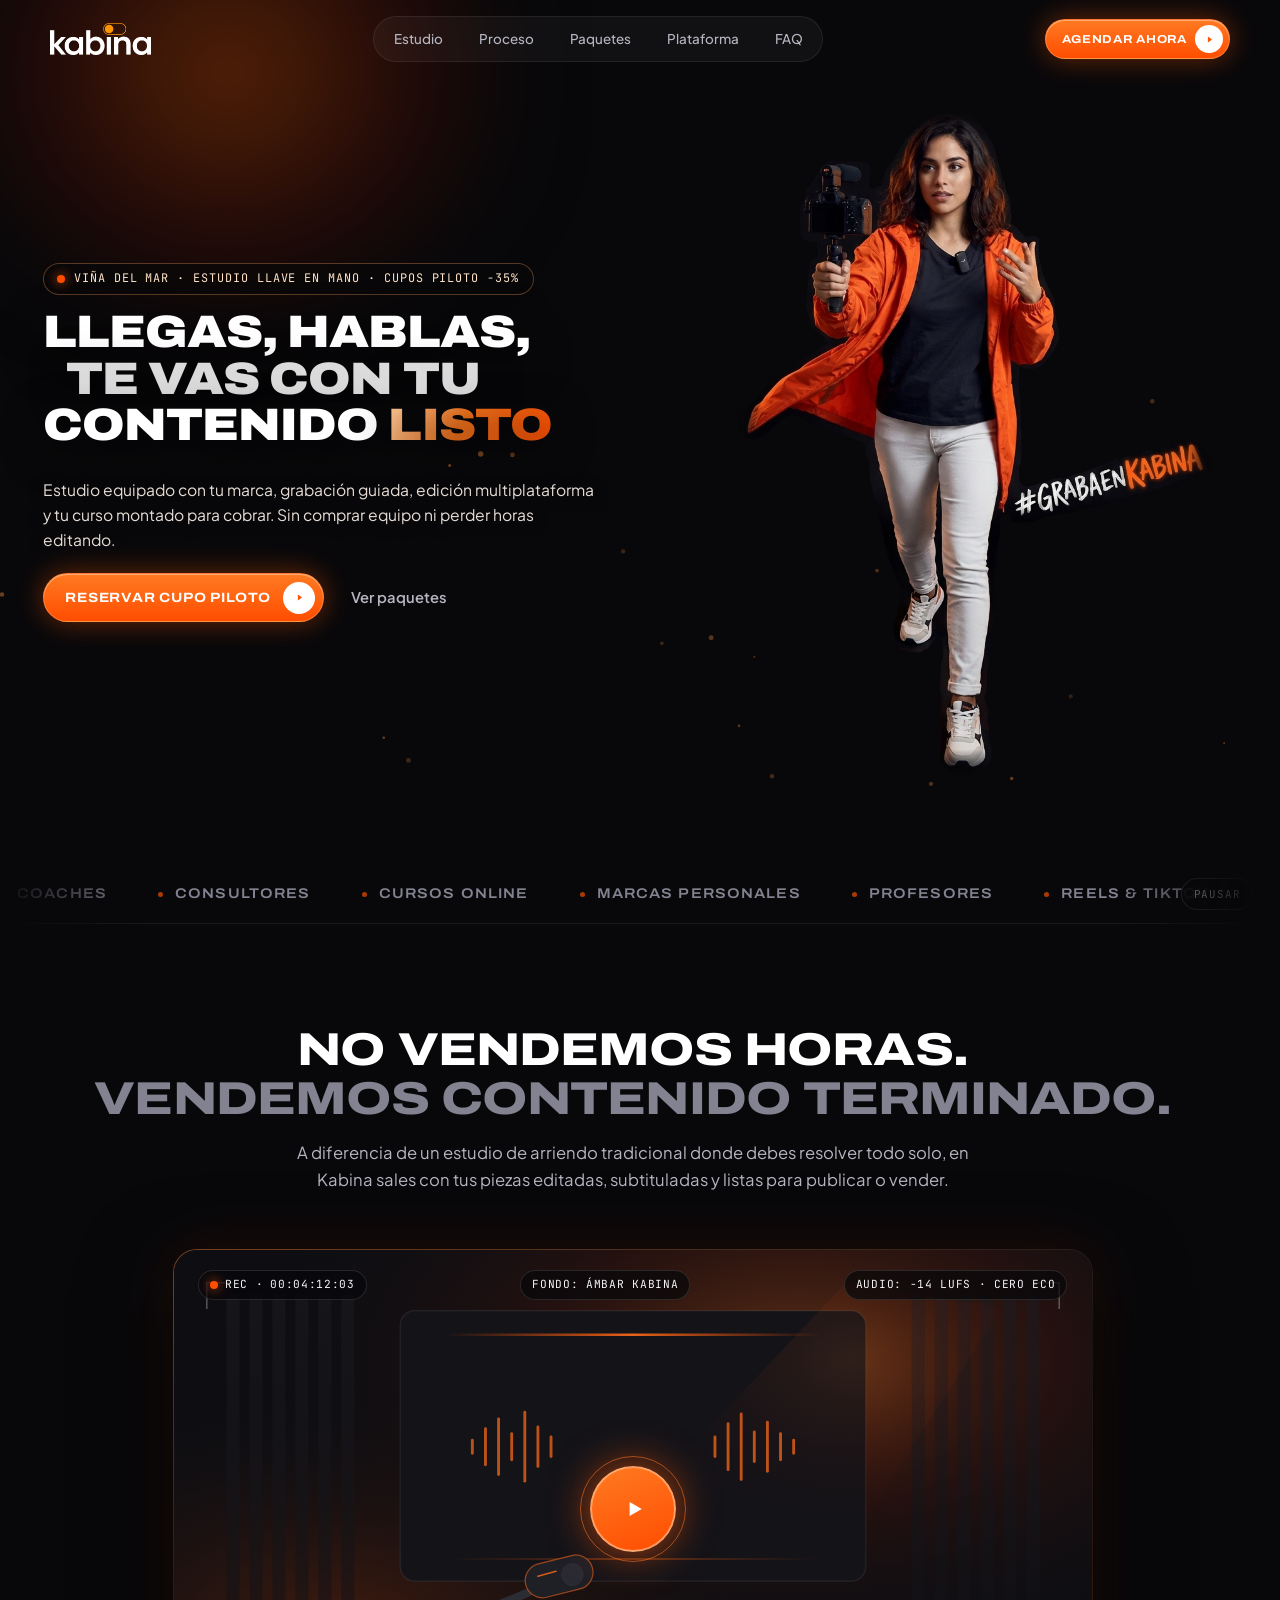
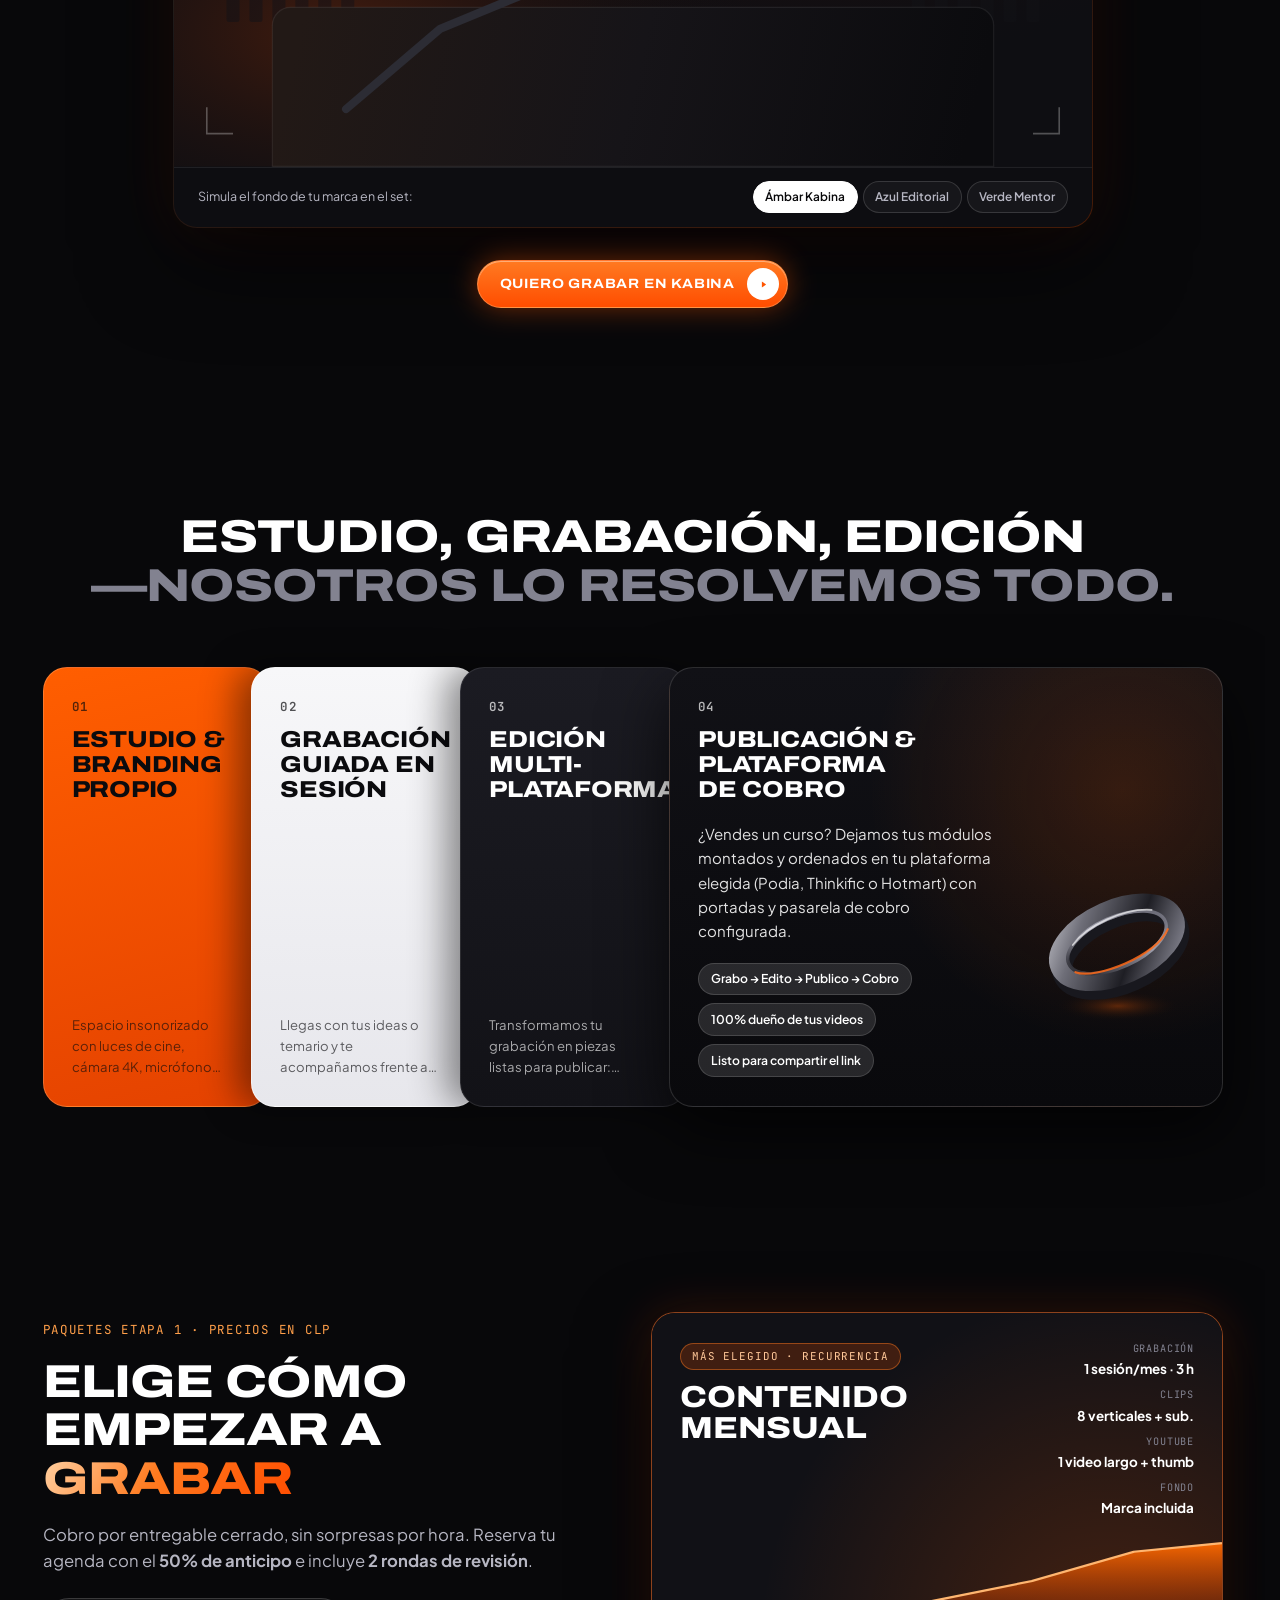
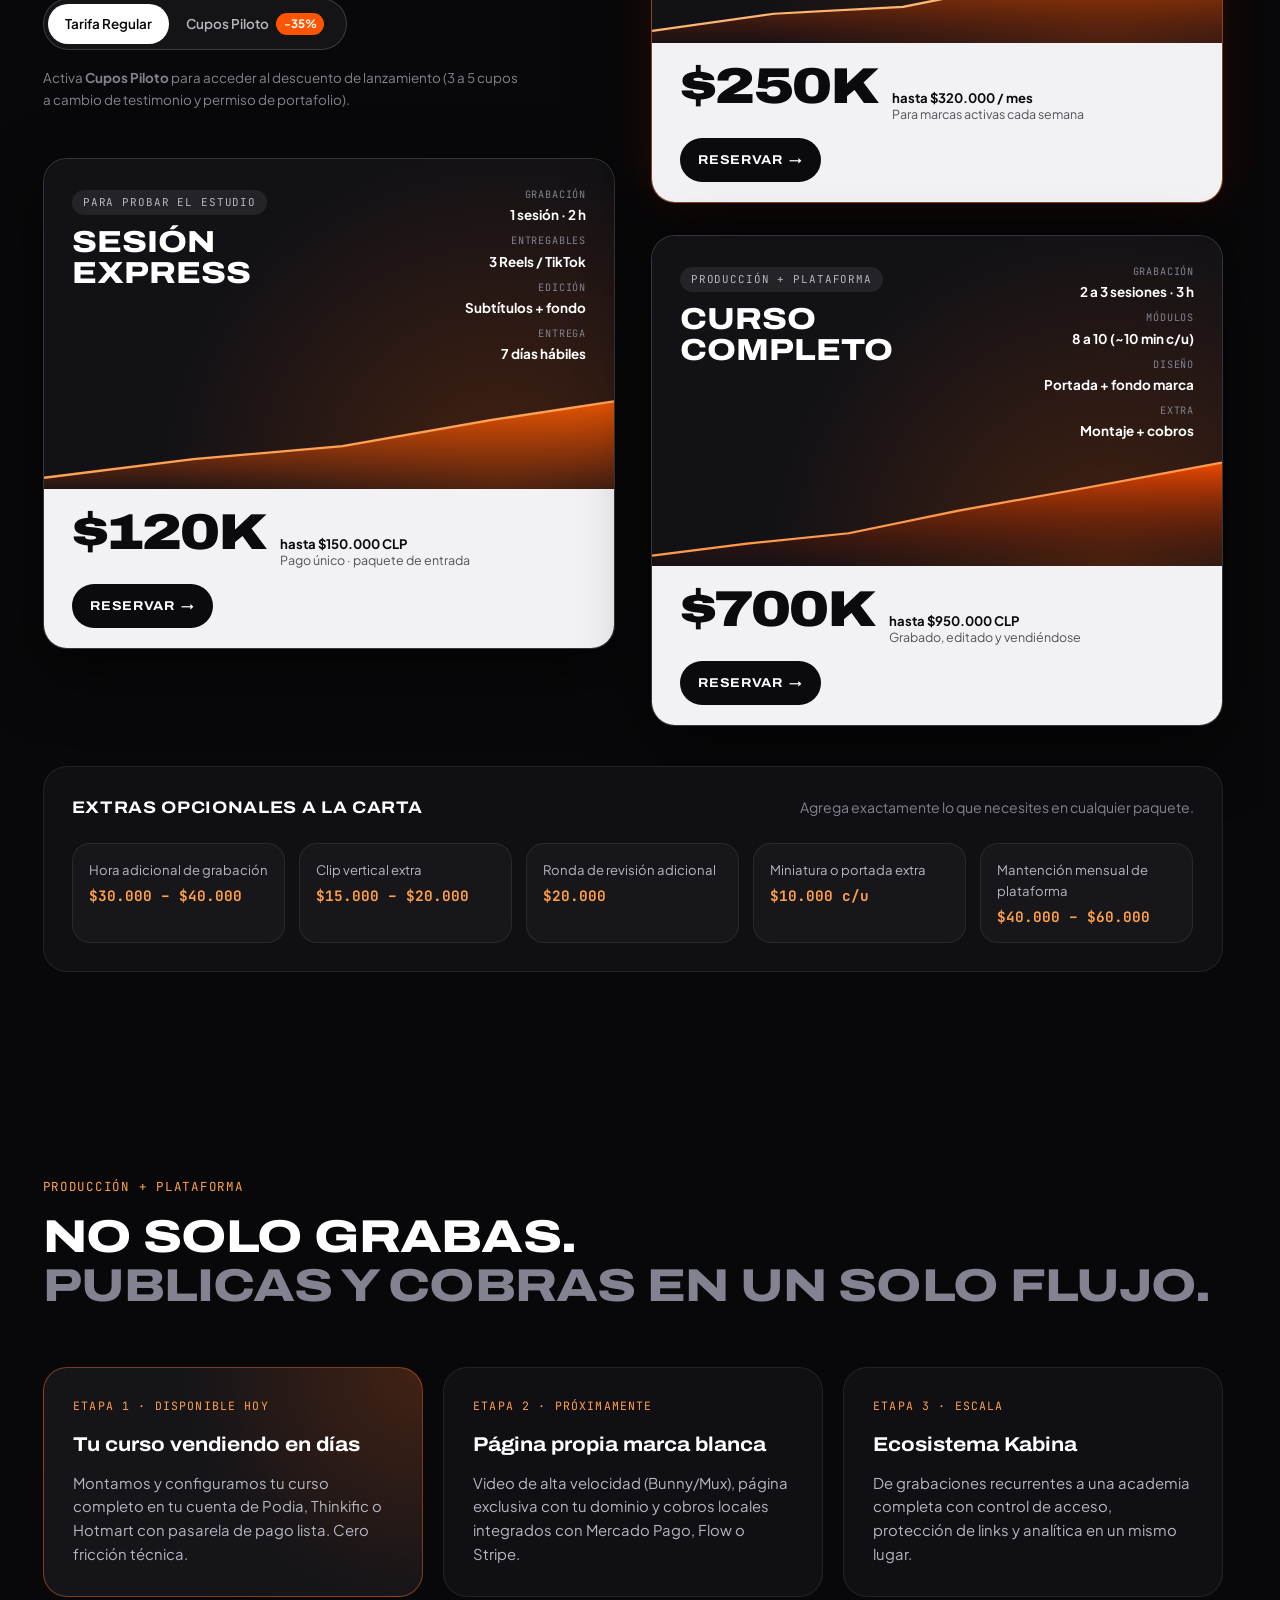
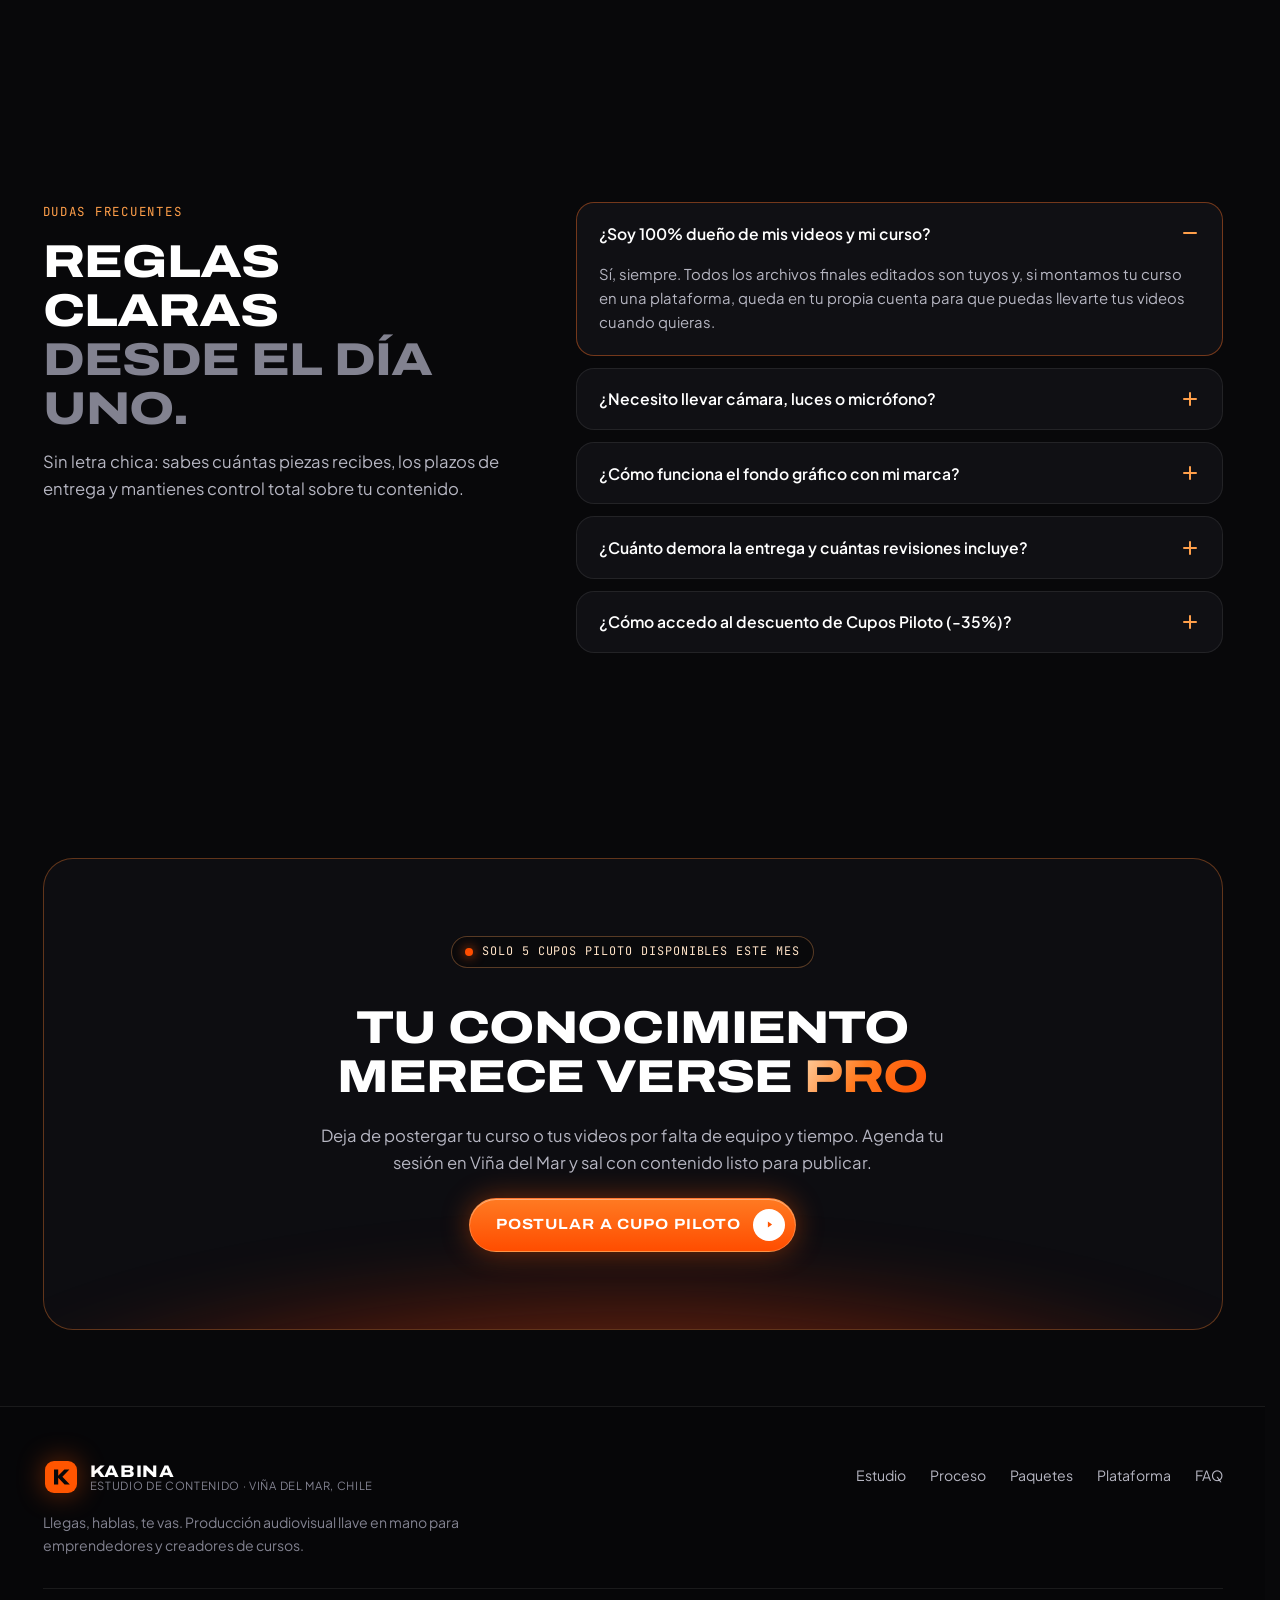
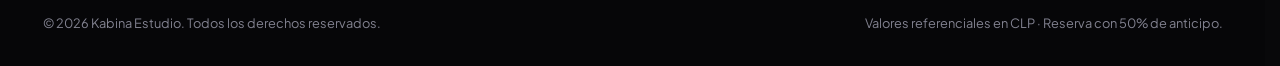
<file: kabina/index.html>
<!DOCTYPE html>
<html lang="es">
<head>
  <meta charset="UTF-8">
  <meta name="viewport" content="width=device-width, initial-scale=1.0">
  <meta name="theme-color" content="#08080A">
  <title>KABINA — Estudio de Contenido y Cursos para Emprendedores | Viña del Mar</title>
  <meta name="description" content="Llegas, hablas, te vas. Estudio equipado con branding propio, grabación guiada, edición multiplataforma y montaje de cursos online en Viña del Mar.">
  <link rel="preconnect" href="https://fonts.googleapis.com">
  <link rel="preconnect" href="https://fonts.gstatic.com" crossorigin>
  <link href="https://fonts.googleapis.com/css2?family=Archivo:wdth,wght@100..125,600..900&family=JetBrains+Mono:wght@400;500;600&family=Plus+Jakarta+Sans:wght@400;500;600;700&display=swap" rel="stylesheet">
  <link rel="stylesheet" href="styles.css">
</head>
<body>
  <div id="scroll-progress" class="scroll-progress"></div>
  <a href="#hero-heading" class="skip-link">Saltar al contenido principal</a>

  <!-- Top Navigation -->
  <header class="site-header" id="site-header">
    <div class="container header-inner">
      <a href="#inicio" class="brand" aria-label="Kabina Estudio — Inicio">
        <img src="img/logo-kabina.png" alt="Kabina" class="brand-logo" width="800" height="254">
      </a>

      <nav class="main-nav" aria-label="Navegación principal">
        <ul class="nav-list">
          <li><a href="#estudio">Estudio</a></li>
          <li><a href="#proceso">Proceso</a></li>
          <li><a href="#paquetes">Paquetes</a></li>
          <li><a href="#plataforma">Plataforma</a></li>
          <li><a href="#faq">FAQ</a></li>
        </ul>
      </nav>

      <button type="button" class="pill-cta pill-cta--sm" data-open-booking="piloto">
        <span>Agendar ahora</span>
        <span class="pill-cta__icon" aria-hidden="true">
          <svg viewBox="0 0 16 16" fill="none">
            <path d="M6 4.2L11.2 8L6 11.8V4.2Z" fill="currentColor"/>
          </svg>
        </span>
      </button>
    </div>
  </header>

  <main id="inicio">
    <!-- HERO SECTION -->
    <section class="hero">
      <div class="hero-atmosphere" aria-hidden="true">
        <canvas id="ember-canvas" class="ember-canvas"></canvas>
        <div class="hero-glow-top"></div>
        <div class="hero-glow-horizon"></div>
        <div class="hero-grain"></div>
      </div>

      <div class="container hero-grid">
        <!-- Left Column: Editorial Headline, Value Prop & CTAs -->
        <div class="hero-copy">
          <div class="hero-title-wrap">
            <p class="hero-eyebrow">
              <span class="rec-dot" aria-hidden="true"></span>
              Viña del Mar · Estudio llave en mano · Cupos piloto -35%
            </p>
            <h1 id="hero-heading" class="hero-title" tabindex="-1">
              <span class="hero-line">LLEGAS, HABLAS,</span>
              <span class="hero-line hero-line--indent">TE VAS CON TU</span>
              <span class="hero-line">CONTENIDO <span class="text-warm">LISTO</span></span>
            </h1>
          </div>

          <div class="hero-aside">
            <p class="hero-lead">
              Estudio equipado con tu marca, grabación guiada, edición multiplataforma y tu curso montado para cobrar. Sin comprar equipo ni perder horas editando.
            </p>
            <div class="hero-actions">
              <button type="button" class="pill-cta" data-open-booking="piloto">
                <span>Reservar cupo piloto</span>
                <span class="pill-cta__icon" aria-hidden="true">
                  <svg viewBox="0 0 16 16" fill="none">
                    <path d="M6 4.2L11.2 8L6 11.8V4.2Z" fill="currentColor"/>
                  </svg>
                </span>
              </button>
              <a href="#paquetes" class="ghost-link">Ver paquetes</a>
            </div>
          </div>
        </div>

        <!-- Right Column: Dark-Mode Editorial Campaign Visual -->
        <div class="hero-visual-stage" id="hero-visual-stage">
          <div class="hero-poster-card" id="hero-visual-tilt">
            <figure class="hero-poster-frame">
              <img
                src="kabina-hero-creadora.png"
                alt="Creadora joven grabando su video en estudio con cámara y micrófono inalámbrico frente al mensaje Llegas, hablas, te vas con tu video listo"
                width="848"
                height="1264"
                fetchpriority="high"
                class="hero-poster-img"
              >
            </figure>
          </div>
        </div>
      </div>

      <!-- Curved Obsidian Arch Divider (Signature detail from reference) -->
      <div class="hero-arch" aria-hidden="true">
        <svg viewBox="0 0 1440 86" preserveAspectRatio="none">
          <path d="M0 86V32C340 -6 1100 -6 1440 32V86H0Z" fill="#08080A"/>
        </svg>
      </div>
    </section>

    <!-- INFINITE NICHE MARQUEE -->
    <div class="marquee-strip" id="marquee-strip" aria-label="Perfiles y formatos que producimos en Kabina">
      <div class="marquee-track">
        <div class="marquee-group">
          <span>Coaches</span>
          <span>Consultores</span>
          <span>Cursos Online</span>
          <span>Marcas Personales</span>
          <span>Profesores</span>
          <span>Reels &amp; TikTok</span>
          <span>YouTube</span>
          <span>Emprendedores</span>
        </div>
        <div class="marquee-group" aria-hidden="true">
          <span>Coaches</span>
          <span>Consultores</span>
          <span>Cursos Online</span>
          <span>Marcas Personales</span>
          <span>Profesores</span>
          <span>Reels &amp; TikTok</span>
          <span>YouTube</span>
          <span>Emprendedores</span>
        </div>
      </div>
      <button type="button" class="marquee-toggle" id="marquee-toggle" aria-label="Pausar desplazamiento de rubros">Pausar</button>
    </div>

    <!-- VIDEO / STUDIO SHOWCASE SECTION -->
    <section class="section showcase-section" id="estudio">
      <div class="container">
        <div class="section-header section-header--center reveal">
          <h2 class="display-heading">
            NO VENDEMOS HORAS.<br>
            <span class="text-muted">VENDEMOS CONTENIDO TERMINADO.</span>
          </h2>
          <p class="section-sub">
            A diferencia de un estudio de arriendo tradicional donde debes resolver todo solo, en Kabina sales con tus piezas editadas, subtituladas y listas para publicar o vender.
          </p>
        </div>

        <!-- Cinematic Studio Viewfinder Frame -->
        <div class="reel-frame reveal">
          <div class="reel-visual" id="reel-visual">
            <!-- Studio Scene Artwork (SVG + Lighting Layers) -->
            <svg class="studio-scene-svg" viewBox="0 0 1120 630" fill="none" role="img" aria-label="Vista del set audiovisual de Kabina con cámara 4K, micrófono broadcast e iluminación de marca">
              <title>Set audiovisual de Kabina con iluminación cálida, cámara 4K y fondo de marca personalizable</title>
              <defs>
                <radialGradient id="keyLight" cx="68%" cy="22%" r="60%">
                  <stop offset="0%" stop-color="#FF7B24" stop-opacity="0.34"/>
                  <stop offset="48%" stop-color="#A82400" stop-opacity="0.14"/>
                  <stop offset="100%" stop-color="#0B0B0F" stop-opacity="0"/>
                </radialGradient>
                <radialGradient id="rimLight" cx="18%" cy="74%" r="48%">
                  <stop offset="0%" stop-color="#FF4D00" stop-opacity="0.22"/>
                  <stop offset="100%" stop-color="#0B0B0F" stop-opacity="0"/>
                </radialGradient>
                <linearGradient id="panelSlats" x1="0" y1="0" x2="0" y2="630" gradientUnits="userSpaceOnUse">
                  <stop offset="0%" stop-color="#1E1E24"/>
                  <stop offset="100%" stop-color="#0D0D11"/>
                </linearGradient>
                <linearGradient id="deskSurface" x1="160" y1="440" x2="960" y2="630" gradientUnits="userSpaceOnUse">
                  <stop offset="0%" stop-color="#221916"/>
                  <stop offset="50%" stop-color="#161418"/>
                  <stop offset="100%" stop-color="#0B0B0E"/>
                </linearGradient>
                <linearGradient id="brandGlowBar" x1="330" y1="160" x2="790" y2="160" gradientUnits="userSpaceOnUse">
                  <stop offset="0%" stop-color="#FF4D00" stop-opacity="0"/>
                  <stop offset="50%" stop-color="#FF6B1A" stop-opacity="0.9"/>
                  <stop offset="100%" stop-color="#FF4D00" stop-opacity="0"/>
                </linearGradient>
              </defs>

              <!-- Base Studio Wall -->
              <rect width="1120" height="630" fill="#0E0E12"/>
              <rect width="1120" height="630" fill="url(#keyLight)"/>
              <rect width="1120" height="630" fill="url(#rimLight)"/>

              <!-- Acoustic Slatted Wall Panels (Left & Right) -->
              <g opacity="0.5">
                <rect x="64" y="54" width="16" height="400" rx="3" fill="url(#panelSlats)"/>
                <rect x="92" y="54" width="16" height="400" rx="3" fill="url(#panelSlats)"/>
                <rect x="120" y="54" width="16" height="400" rx="3" fill="url(#panelSlats)"/>
                <rect x="148" y="54" width="16" height="400" rx="3" fill="url(#panelSlats)"/>
                <rect x="176" y="54" width="16" height="400" rx="3" fill="url(#panelSlats)"/>
                <rect x="204" y="54" width="16" height="400" rx="3" fill="url(#panelSlats)"/>

                <rect x="900" y="54" width="16" height="400" rx="3" fill="url(#panelSlats)"/>
                <rect x="928" y="54" width="16" height="400" rx="3" fill="url(#panelSlats)"/>
                <rect x="956" y="54" width="16" height="400" rx="3" fill="url(#panelSlats)"/>
                <rect x="984" y="54" width="16" height="400" rx="3" fill="url(#panelSlats)"/>
                <rect x="1012" y="54" width="16" height="400" rx="3" fill="url(#panelSlats)"/>
                <rect x="1040" y="54" width="16" height="400" rx="3" fill="url(#panelSlats)"/>
              </g>

              <!-- Custom Interchangeable Client Brand Backdrop -->
              <rect x="276" y="74" width="568" height="330" rx="18" fill="#131318" stroke="rgba(255,255,255,0.08)" stroke-width="1.5"/>
              <rect x="328" y="102" width="464" height="3" rx="1.5" fill="url(#brandGlowBar)"/>
              <rect x="328" y="376" width="464" height="2" rx="1" fill="url(#brandGlowBar)" opacity="0.5"/>

              <!-- Subtle Softbox Light Beam -->
              <polygon points="820,40 1010,70 760,460 440,440" fill="url(#keyLight)" opacity="0.35"/>

              <!-- Studio Desk -->
              <path d="M120 458C120 446 130 436 142 436H978C990 436 1000 446 1000 458V630H120V458Z" fill="url(#deskSurface)" stroke="rgba(255,255,255,0.07)" stroke-width="1.5"/>

              <!-- Broadcast Boom Arm & Microphone Silhouette -->
              <g stroke="#2C2C34" stroke-width="10" stroke-linecap="round" stroke-linejoin="round">
                <path d="M210 560L325 462L432 418"/>
              </g>
              <g>
                <rect x="424" y="388" width="84" height="42" rx="21" transform="rotate(-14 424 388)" fill="#1F1F26" stroke="#FF6B1A" stroke-opacity="0.55" stroke-width="1.5"/>
                <circle cx="486" cy="396" r="14" fill="#2A2A33"/>
                <line x1="444" y1="398" x2="466" y2="392" stroke="#FF6B1A" stroke-width="2" stroke-linecap="round" opacity="0.8"/>
              </g>

              <!-- Subtle Audio Waveform Visualizer -->
              <g class="studio-waveform" opacity="0.72" stroke="#FF6B1A" stroke-width="3.5" stroke-linecap="round">
                <line class="wave-bar" style="--bar-i:0" x1="364" y1="248" x2="364" y2="232"/>
                <line class="wave-bar" style="--bar-i:1" x1="380" y1="262" x2="380" y2="218"/>
                <line class="wave-bar" style="--bar-i:2" x1="396" y1="274" x2="396" y2="206"/>
                <line class="wave-bar" style="--bar-i:3" x1="412" y1="256" x2="412" y2="224"/>
                <line class="wave-bar" style="--bar-i:4" x1="428" y1="282" x2="428" y2="198"/>
                <line class="wave-bar" style="--bar-i:5" x1="444" y1="264" x2="444" y2="216"/>
                <line class="wave-bar" style="--bar-i:6" x1="460" y1="252" x2="460" y2="228"/>

                <line class="wave-bar" style="--bar-i:2" x1="660" y1="252" x2="660" y2="228"/>
                <line class="wave-bar" style="--bar-i:4" x1="676" y1="268" x2="676" y2="212"/>
                <line class="wave-bar" style="--bar-i:1" x1="692" y1="280" x2="692" y2="200"/>
                <line class="wave-bar" style="--bar-i:5" x1="708" y1="258" x2="708" y2="222"/>
                <line class="wave-bar" style="--bar-i:3" x1="724" y1="270" x2="724" y2="210"/>
                <line class="wave-bar" style="--bar-i:6" x1="740" y1="256" x2="740" y2="224"/>
                <line class="wave-bar" style="--bar-i:0" x1="756" y1="248" x2="756" y2="232"/>
              </g>

              <!-- Camera Viewfinder Corner Brackets -->
              <g stroke="rgba(255,255,255,0.28)" stroke-width="2">
                <path d="M40 72V40H72"/>
                <path d="M1080 72V40H1048"/>
                <path d="M40 558V590H72"/>
                <path d="M1080 558V590H1048"/>
              </g>
            </svg>

            <!-- Viewfinder HUD Overlay -->
            <div class="reel-hud reel-hud--top" aria-hidden="true">
              <span class="hud-pill"><span class="rec-dot"></span> REC · <span id="studio-timecode">00:00:00:00</span></span>
              <span class="hud-pill hud-pill--mono" id="reel-mode-tag">FONDO: ÁMBAR KABINA</span>
              <span class="hud-pill hud-pill--mono">AUDIO: -14 LUFS · CERO ECO</span>
            </div>

            <!-- Centered Fiery Orange Play Button (Signature from reference) -->
            <button type="button" class="reel-play-btn" id="open-reel-btn" aria-label="Ver recorrido interactivo del estudio Kabina">
              <span class="reel-play-btn__pulse" aria-hidden="true"></span>
              <svg viewBox="0 0 24 24" fill="none" aria-hidden="true">
                <path d="M8.5 6.4L18.2 12L8.5 17.6V6.4Z" fill="currentColor"/>
              </svg>
            </button>
          </div>

          <!-- Studio Lighting / Brand Mood Control Strip (below frame, zero overlap on mobile) -->
          <div class="reel-mood-bar">
            <span class="hud-caption">Simula el fondo de tu marca en el set:</span>
            <div class="brand-mood-group" role="group" aria-label="Simulador de iluminación del estudio">
              <button type="button" class="mood-btn is-active" data-mood="amber" aria-pressed="true">Ámbar Kabina</button>
              <button type="button" class="mood-btn" data-mood="cobalt" aria-pressed="false">Azul Editorial</button>
              <button type="button" class="mood-btn" data-mood="emerald" aria-pressed="false">Verde Mentor</button>
            </div>
          </div>
        </div>

        <div class="showcase-cta reveal">
          <button type="button" class="pill-cta" data-open-booking="express">
            <span>Quiero grabar en Kabina</span>
            <span class="pill-cta__icon" aria-hidden="true">
              <svg viewBox="0 0 16 16" fill="none">
                <path d="M6 4.2L11.2 8L6 11.8V4.2Z" fill="currentColor"/>
              </svg>
            </span>
          </button>
        </div>
      </div>
    </section>

    <!-- STACKED DECK / HORIZONTAL EXPANDING ACCORDION (Signature from reference!) -->
    <section class="section process-section" id="proceso">
      <div class="container">
        <div class="section-header section-header--center reveal">
          <h2 class="display-heading">
            ESTUDIO, GRABACIÓN, EDICIÓN<br>
            <span class="text-muted">—NOSOTROS LO RESOLVEMOS TODO.</span>
          </h2>
        </div>

        <div class="deck-accordion reveal" role="region" aria-label="Las 4 etapas de producción en Kabina">
          <!-- Panel 1: Orange -->
          <article class="deck-card deck-card--orange" data-deck-index="0">
            <button type="button" class="deck-trigger" aria-expanded="false" aria-controls="deck-body-0">
              <span class="deck-step">01</span>
              <span class="deck-title">ESTUDIO &amp;<br>BRANDING<br>PROPIO</span>
            </button>
            <div class="deck-body" id="deck-body-0">
              <p class="deck-desc">
                Espacio insonorizado con luces de cine, cámara 4K, micrófono broadcast sin eco y fondo gráfico adaptable a los colores y logo de tu marca personal.
              </p>
              <ul class="deck-tags">
                <li>Audio profesional sin eco</li>
                <li>Cambio rápido de fondo</li>
                <li>Cero inversión en equipo</li>
              </ul>
            </div>
          </article>

          <!-- Panel 2: Crisp Off-White -->
          <article class="deck-card deck-card--light" data-deck-index="1">
            <button type="button" class="deck-trigger" aria-expanded="false" aria-controls="deck-body-1">
              <span class="deck-step">02</span>
              <span class="deck-title">GRABACIÓN<br>GUIADA EN<br>SESIÓN</span>
            </button>
            <div class="deck-body" id="deck-body-1">
              <p class="deck-desc">
                Llegas con tus ideas o temario y te acompañamos frente a cámara: encuadre, ritmo, repeticiones limpias y bloques organizados por capítulo o pieza corta.
              </p>
              <ul class="deck-tags">
                <li>Sesiones de 2 h o 3 h</li>
                <li>Dirección frente a cámara</li>
                <li>Bloques por módulo</li>
              </ul>
            </div>
          </article>

          <!-- Panel 3: Dark Charcoal -->
          <article class="deck-card deck-card--charcoal" data-deck-index="2">
            <button type="button" class="deck-trigger" aria-expanded="false" aria-controls="deck-body-2">
              <span class="deck-step">03</span>
              <span class="deck-title">EDICIÓN<br>MULTI-<br>PLATAFORMA</span>
            </button>
            <div class="deck-body" id="deck-body-2">
              <p class="deck-desc">
                Transformamos tu grabación en piezas listas para publicar: cortes limpios, subtítulos dinámicos, música, miniaturas y exportación vertical y horizontal.
              </p>
              <ul class="deck-tags">
                <li>Reels, TikTok &amp; YouTube</li>
                <li>2 rondas de revisión</li>
                <li>Entrega en 7 días hábiles</li>
              </ul>
            </div>
          </article>

          <!-- Panel 4: Pure Obsidian (Expanded default + 3D metallic aperture visual) -->
          <article class="deck-card deck-card--obsidian is-active" data-deck-index="3">
            <button type="button" class="deck-trigger" aria-expanded="true" aria-controls="deck-body-3">
              <span class="deck-step">04</span>
              <span class="deck-title">PUBLICACIÓN &amp;<br>PLATAFORMA<br>DE COBRO</span>
            </button>
            <div class="deck-body" id="deck-body-3">
              <div class="deck-body-grid">
                <div class="deck-body-copy">
                  <p class="deck-desc">
                    ¿Vendes un curso? Dejamos tus módulos montados y ordenados en tu plataforma elegida (Podia, Thinkific o Hotmart) con portadas y pasarela de cobro configurada.
                  </p>
                  <ul class="deck-tags">
                    <li>Grabo → Edito → Publico → Cobro</li>
                    <li>100% dueño de tus videos</li>
                    <li>Listo para compartir el link</li>
                  </ul>
                </div>

                <!-- 3D Precision Metallic Ring Graphic (Signature detail from reference) -->
                <div class="deck-3d-object" aria-hidden="true">
                  <svg viewBox="0 0 220 220" fill="none">
                    <defs>
                      <linearGradient id="ringMetal1" x1="25" y1="30" x2="195" y2="190" gradientUnits="userSpaceOnUse">
                        <stop offset="0%" stop-color="#F2F2F7"/>
                        <stop offset="28%" stop-color="#6E6E78"/>
                        <stop offset="56%" stop-color="#1E1E24"/>
                        <stop offset="82%" stop-color="#8A8A96"/>
                        <stop offset="100%" stop-color="#FF6B1A"/>
                      </linearGradient>
                      <linearGradient id="ringMetal2" x1="185" y1="35" x2="40" y2="185" gradientUnits="userSpaceOnUse">
                        <stop offset="0%" stop-color="#35353F"/>
                        <stop offset="45%" stop-color="#A6A6B4"/>
                        <stop offset="75%" stop-color="#1A1A20"/>
                        <stop offset="100%" stop-color="#FF5500"/>
                      </linearGradient>
                      <radialGradient id="ringShadow" cx="50%" cy="50%" r="50%">
                        <stop offset="0%" stop-color="#FF5E00" stop-opacity="0.32"/>
                        <stop offset="100%" stop-color="#08080A" stop-opacity="0"/>
                      </radialGradient>
                    </defs>
                    <ellipse cx="110" cy="176" rx="74" ry="18" fill="url(#ringShadow)"/>
                    <g transform="rotate(-24 110 105)">
                      <!-- Back depth torus -->
                      <ellipse cx="110" cy="112" rx="72" ry="38" stroke="#18181E" stroke-width="24"/>
                      <!-- Main brushed titanium ring -->
                      <ellipse cx="110" cy="102" rx="72" ry="38" stroke="url(#ringMetal1)" stroke-width="22"/>
                      <!-- Inner machined bevel -->
                      <ellipse cx="110" cy="102" rx="61" ry="29" stroke="url(#ringMetal2)" stroke-width="4" opacity="0.9"/>
                      <!-- Fine orange aperture accent -->
                      <path d="M52 114C70 132 146 135 170 112" stroke="#FF6B1A" stroke-width="2.5" stroke-linecap="round" opacity="0.85"/>
                      <path d="M62 84C86 70 134 69 162 84" stroke="#FFFFFF" stroke-width="2" stroke-linecap="round" opacity="0.65"/>
                    </g>
                  </svg>
                </div>
              </div>
            </div>
          </article>
        </div>
      </div>
    </section>

    <!-- ASYMMETRIC BENTO PACKAGES SECTION (Exact signature card + white plate layout!) -->
    <section class="section packages-section" id="paquetes">
      <div class="container">
        <div class="bento-layout">
          <!-- Left Column: Intro + Toggle + Express Card -->
          <div class="bento-col bento-col--left">
            <div class="packages-intro reveal">
              <p class="section-kicker">Paquetes Etapa 1 · Precios en CLP</p>
              <h2 class="display-heading display-heading--left">
                ELIGE CÓMO<br>
                EMPEZAR A<br>
                <span class="text-warm">GRABAR</span>
              </h2>
              <p class="section-sub section-sub--left">
                Cobro por entregable cerrado, sin sorpresas por hora. Reserva tu agenda con el <strong>50% de anticipo</strong> e incluye <strong>2 rondas de revisión</strong>.
              </p>

              <!-- Pricing Mode Switch: Regular vs Piloto (-35%) -->
              <div class="pricing-toggle" role="group" aria-label="Modalidad de tarifa">
                <button type="button" class="pricing-toggle__btn is-active" data-pricing-mode="regular" aria-pressed="true">
                  Tarifa Regular
                </button>
                <button type="button" class="pricing-toggle__btn" data-pricing-mode="piloto" aria-pressed="false">
                  Cupos Piloto <span class="discount-pill">-35%</span>
                </button>
              </div>
              <p class="pilot-note" id="pilot-note" aria-live="polite">
                Activa <strong>Cupos Piloto</strong> para acceder al descuento de lanzamiento (3 a 5 cupos a cambio de testimonio y permiso de portafolio).
              </p>
            </div>

            <!-- Package 1: Sesión Express -->
            <article class="metric-card reveal" data-package="express">
              <div class="metric-card__top">
                <div class="metric-card__head">
                  <div>
                    <span class="card-badge">Para probar el estudio</span>
                    <h3 class="metric-card__title">SESIÓN<br>EXPRESS</h3>
                  </div>
                  <dl class="metric-specs">
                    <div><dt>Grabación</dt><dd>1 sesión · 2 h</dd></div>
                    <div><dt>Entregables</dt><dd>3 Reels / TikTok</dd></div>
                    <div><dt>Edición</dt><dd>Subtítulos + fondo</dd></div>
                    <div><dt>Entrega</dt><dd>7 días hábiles</dd></div>
                  </dl>
                </div>

                <!-- Glowing Orange Rising Curve -->
                <svg class="metric-wave" viewBox="0 0 420 120" preserveAspectRatio="none" aria-hidden="true">
                  <defs>
                    <linearGradient id="waveGrad1" x1="0" y1="0" x2="0" y2="1">
                      <stop offset="0%" stop-color="#FF5E00" stop-opacity="0.88"/>
                      <stop offset="100%" stop-color="#FF4D00" stop-opacity="0.06"/>
                    </linearGradient>
                  </defs>
                  <path d="M0 108 L110 88 L220 74 L330 46 L420 26 L420 120 L0 120 Z" fill="url(#waveGrad1)"/>
                  <path d="M0 108 L110 88 L220 74 L330 46 L420 26" stroke="#FFA154" stroke-width="2.5" fill="none"/>
                </svg>
              </div>

              <div class="metric-card__plate">
                <div class="plate-price-group">
                  <span class="plate-figure" data-regular="$120K" data-piloto="$78K">$120K</span>
                  <span class="plate-meta">
                    <strong data-regular="hasta $150.000 CLP" data-piloto="antes $120.000 CLP">hasta $150.000 CLP</strong>
                    <span>Pago único · paquete de entrada</span>
                  </span>
                </div>
                <button type="button" class="plate-action" data-open-booking="express" aria-label="Reservar Sesión Express">
                  Reservar <span aria-hidden="true">→</span>
                </button>
              </div>
            </article>
          </div>

          <!-- Right Column: Contenido Mensual + Curso Completo -->
          <div class="bento-col bento-col--right">
            <!-- Package 2: Contenido Mensual (Featured) -->
            <article class="metric-card metric-card--featured reveal" data-package="mensual">
              <div class="metric-card__top">
                <div class="metric-card__head">
                  <div>
                    <span class="card-badge card-badge--hot">Más elegido · Recurrencia</span>
                    <h3 class="metric-card__title">CONTENIDO<br>MENSUAL</h3>
                  </div>
                  <dl class="metric-specs">
                    <div><dt>Grabación</dt><dd>1 sesión/mes · 3 h</dd></div>
                    <div><dt>Clips</dt><dd>8 verticales + sub.</dd></div>
                    <div><dt>YouTube</dt><dd>1 video largo + thumb</dd></div>
                    <div><dt>Fondo</dt><dd>Marca incluida</dd></div>
                  </dl>
                </div>

                <svg class="metric-wave" viewBox="0 0 420 130" preserveAspectRatio="none" aria-hidden="true">
                  <defs>
                    <linearGradient id="waveGrad2" x1="0" y1="0" x2="0" y2="1">
                      <stop offset="0%" stop-color="#FF6A00" stop-opacity="0.95"/>
                      <stop offset="100%" stop-color="#9A1F00" stop-opacity="0.08"/>
                    </linearGradient>
                  </defs>
                  <path d="M0 116 L90 96 L185 88 L280 58 L355 24 L420 14 L420 130 L0 130 Z" fill="url(#waveGrad2)"/>
                  <path d="M0 116 L90 96 L185 88 L280 58 L355 24 L420 14" stroke="#FFB670" stroke-width="2.5" fill="none"/>
                </svg>
              </div>

              <div class="metric-card__plate">
                <div class="plate-price-group">
                  <span class="plate-figure" data-regular="$250K" data-piloto="$165K">$250K</span>
                  <span class="plate-meta">
                    <strong data-regular="hasta $320.000 / mes" data-piloto="antes $250.000 / mes">hasta $320.000 / mes</strong>
                    <span>Para marcas activas cada semana</span>
                  </span>
                </div>
                <button type="button" class="plate-action" data-open-booking="mensual" aria-label="Reservar Contenido Mensual">
                  Reservar <span aria-hidden="true">→</span>
                </button>
              </div>
            </article>

            <!-- Package 3: Curso Completo -->
            <article class="metric-card reveal" data-package="curso">
              <div class="metric-card__top">
                <div class="metric-card__head">
                  <div>
                    <span class="card-badge">Producción + Plataforma</span>
                    <h3 class="metric-card__title">CURSO<br>COMPLETO</h3>
                  </div>
                  <dl class="metric-specs">
                    <div><dt>Grabación</dt><dd>2 a 3 sesiones · 3 h</dd></div>
                    <div><dt>Módulos</dt><dd>8 a 10 (~10 min c/u)</dd></div>
                    <div><dt>Diseño</dt><dd>Portada + fondo marca</dd></div>
                    <div><dt>Extra</dt><dd>Montaje + cobros</dd></div>
                  </dl>
                </div>

                <svg class="metric-wave" viewBox="0 0 420 130" preserveAspectRatio="none" aria-hidden="true">
                  <defs>
                    <linearGradient id="waveGrad3" x1="0" y1="0" x2="0" y2="1">
                      <stop offset="0%" stop-color="#FF4D00" stop-opacity="0.92"/>
                      <stop offset="100%" stop-color="#581000" stop-opacity="0.06"/>
                    </linearGradient>
                  </defs>
                  <path d="M0 118 L70 104 L145 92 L225 66 L310 42 L420 10 L420 130 L0 130 Z" fill="url(#waveGrad3)"/>
                  <path d="M0 118 L70 104 L145 92 L225 66 L310 42 L420 10" stroke="#FF9A4D" stroke-width="2.5" fill="none"/>
                </svg>
              </div>

              <div class="metric-card__plate">
                <div class="plate-price-group">
                  <span class="plate-figure" data-regular="$700K" data-piloto="$455K">$700K</span>
                  <span class="plate-meta">
                    <strong data-regular="hasta $950.000 CLP" data-piloto="antes $700.000 CLP">hasta $950.000 CLP</strong>
                    <span>Grabado, editado y vendiéndose</span>
                  </span>
                </div>
                <button type="button" class="plate-action" data-open-booking="curso" aria-label="Reservar Curso Completo">
                  Reservar <span aria-hidden="true">→</span>
                </button>
              </div>
            </article>
          </div>
        </div>

        <!-- Extras a la carta strip -->
        <div class="extras-bar reveal">
          <div class="extras-bar__head">
            <h3 class="extras-title">Extras opcionales a la carta</h3>
            <p class="extras-sub">Agrega exactamente lo que necesites en cualquier paquete.</p>
          </div>
          <ul class="extras-grid">
            <li><span>Hora adicional de grabación</span><strong>$30.000 – $40.000</strong></li>
            <li><span>Clip vertical extra</span><strong>$15.000 – $20.000</strong></li>
            <li><span>Ronda de revisión adicional</span><strong>$20.000</strong></li>
            <li><span>Miniatura o portada extra</span><strong>$10.000 c/u</strong></li>
            <li><span>Mantención mensual de plataforma</span><strong>$40.000 – $60.000</strong></li>
          </ul>
        </div>
      </div>
    </section>

    <!-- PLATFORM EVOLUTION SECTION (From Page 2 of PDF) -->
    <section class="section platform-section" id="plataforma">
      <div class="container">
        <div class="section-header reveal">
          <p class="section-kicker">Producción + Plataforma</p>
          <h2 class="display-heading display-heading--left">
            NO SOLO GRABAS.<br>
            <span class="text-muted">PUBLICAS Y COBRAS EN UN SOLO FLUJO.</span>
          </h2>
        </div>

        <ol class="roadmap-grid reveal">
          <li class="roadmap-card roadmap-card--active">
            <span class="roadmap-phase">ETAPA 1 · DISPONIBLE HOY</span>
            <h3>Tu curso vendiendo en días</h3>
            <p>Montamos y configuramos tu curso completo en tu cuenta de Podia, Thinkific o Hotmart con pasarela de pago lista. Cero fricción técnica.</p>
          </li>
          <li class="roadmap-card">
            <span class="roadmap-phase">ETAPA 2 · PRÓXIMAMENTE</span>
            <h3>Página propia marca blanca</h3>
            <p>Video de alta velocidad (Bunny/Mux), página exclusiva con tu dominio y cobros locales integrados con Mercado Pago, Flow o Stripe.</p>
          </li>
          <li class="roadmap-card">
            <span class="roadmap-phase">ETAPA 3 · ESCALA</span>
            <h3>Ecosistema Kabina</h3>
            <p>De grabaciones recurrentes a una academia completa con control de acceso, protección de links y analítica en un mismo lugar.</p>
          </li>
        </ol>
      </div>
    </section>

    <!-- FAQ SECTION -->
    <section class="section faq-section" id="faq">
      <div class="container faq-layout">
        <div class="faq-intro reveal">
          <p class="section-kicker">Dudas frecuentes</p>
          <h2 class="display-heading display-heading--left">
            REGLAS CLARAS<br>
            <span class="text-muted">DESDE EL DÍA UNO.</span>
          </h2>
          <p class="section-sub section-sub--left">
            Sin letra chica: sabes cuántas piezas recibes, los plazos de entrega y mantienes control total sobre tu contenido.
          </p>
        </div>

        <div class="faq-list reveal">
          <div class="faq-item">
            <h3>
              <button type="button" class="faq-btn" aria-expanded="true" aria-controls="faq-panel-1">
                <span>¿Soy 100% dueño de mis videos y mi curso?</span>
                <span class="faq-plus" aria-hidden="true"></span>
              </button>
            </h3>
            <div class="faq-panel" id="faq-panel-1">
              <p>Sí, siempre. Todos los archivos finales editados son tuyos y, si montamos tu curso en una plataforma, queda en tu propia cuenta para que puedas llevarte tus videos cuando quieras.</p>
            </div>
          </div>

          <div class="faq-item">
            <h3>
              <button type="button" class="faq-btn" aria-expanded="false" aria-controls="faq-panel-2">
                <span>¿Necesito llevar cámara, luces o micrófono?</span>
                <span class="faq-plus" aria-hidden="true"></span>
              </button>
            </h3>
            <div class="faq-panel" id="faq-panel-2" hidden>
              <p>Nada. El estudio incluye iluminación profesional, cámara 4K, micrófono de alta calidad en ambiente acústico tratado y fondo personalizable con tu marca. Solo traes tu conocimiento y tus apuntes.</p>
            </div>
          </div>

          <div class="faq-item">
            <h3>
              <button type="button" class="faq-btn" aria-expanded="false" aria-controls="faq-panel-3">
                <span>¿Cómo funciona el fondo gráfico con mi marca?</span>
                <span class="faq-plus" aria-hidden="true"></span>
              </button>
            </h3>
            <div class="faq-panel" id="faq-panel-3" hidden>
              <p>Antes de tu sesión coordinamos tu paleta, logotipo y estilo visual para adaptar la iluminación y el fondo (paneles intercambiables o fondo digital limpio), logrando un look profesional consistente con tu identidad.</p>
            </div>
          </div>

          <div class="faq-item">
            <h3>
              <button type="button" class="faq-btn" aria-expanded="false" aria-controls="faq-panel-4">
                <span>¿Cuánto demora la entrega y cuántas revisiones incluye?</span>
                <span class="faq-plus" aria-hidden="true"></span>
              </button>
            </h3>
            <div class="faq-panel" id="faq-panel-4" hidden>
              <p>El plazo estándar de entrega es de 7 días hábiles desde la grabación, e incluye 2 rondas de revisión para ajustar subtítulos, cortes o detalles puntuales. Si necesitas una ronda extra, tiene valor fijo de $20.000 CLP.</p>
            </div>
          </div>

          <div class="faq-item">
            <h3>
              <button type="button" class="faq-btn" aria-expanded="false" aria-controls="faq-panel-5">
                <span>¿Cómo accedo al descuento de Cupos Piloto (-35%)?</span>
                <span class="faq-plus" aria-hidden="true"></span>
              </button>
            </h3>
            <div class="faq-panel" id="faq-panel-5" hidden>
              <p>Estamos abriendo 3 a 5 cupos iniciales con 35% de descuento en cualquier paquete a cambio de tu testimonio honesto y permiso para mostrar fragmentos del resultado en nuestro portafolio.</p>
            </div>
          </div>
        </div>
      </div>
    </section>

    <!-- FINAL FIERY HORIZON CTA BANNER -->
    <section class="section final-cta-section">
      <div class="container">
        <div class="final-cta-card reveal">
          <div class="final-cta-glow" aria-hidden="true"></div>
          <p class="hero-eyebrow hero-eyebrow--center">
            <span class="rec-dot" aria-hidden="true"></span>
            Solo 5 cupos piloto disponibles este mes
          </p>
          <h2 class="display-heading">
            TU CONOCIMIENTO<br>
            MERECE VERSE <span class="text-warm">PRO</span>
          </h2>
          <p class="section-sub">
            Deja de postergar tu curso o tus videos por falta de equipo y tiempo. Agenda tu sesión en Viña del Mar y sal con contenido listo para publicar.
          </p>
          <button type="button" class="pill-cta pill-cta--lg" data-open-booking="piloto">
            <span>Postular a cupo piloto</span>
            <span class="pill-cta__icon" aria-hidden="true">
              <svg viewBox="0 0 16 16" fill="none">
                <path d="M6 4.2L11.2 8L6 11.8V4.2Z" fill="currentColor"/>
              </svg>
            </span>
          </button>
        </div>
      </div>
    </section>
  </main>

  <!-- FOOTER -->
  <footer class="site-footer">
    <div class="container footer-inner">
      <div class="footer-brand">
        <a href="#inicio" class="brand" aria-label="Kabina Estudio — Volver arriba">
          <span class="brand-mark" aria-hidden="true">
            <svg viewBox="0 0 36 36" fill="none">
              <rect x="2" y="2" width="32" height="32" rx="9" fill="#FF5500"/>
              <path d="M11 10.5H15.2V16.8L21.4 10.5H26.4L19.4 17.8L26.8 25.5H21.6L15.2 18.8V25.5H11V10.5Z" fill="#08080A"/>
            </svg>
          </span>
          <span class="brand-text">
            <span class="brand-name">Kabina</span>
            <span class="brand-sub">Estudio de Contenido · Viña del Mar, Chile</span>
          </span>
        </a>
        <p class="footer-note">Llegas, hablas, te vas. Producción audiovisual llave en mano para emprendedores y creadores de cursos.</p>
      </div>

      <nav class="footer-nav" aria-label="Enlaces del pie de página">
        <ul>
          <li><a href="#estudio">Estudio</a></li>
          <li><a href="#proceso">Proceso</a></li>
          <li><a href="#paquetes">Paquetes</a></li>
          <li><a href="#plataforma">Plataforma</a></li>
          <li><a href="#faq">FAQ</a></li>
        </ul>
      </nav>
    </div>
    <div class="container footer-bottom">
      <p>© 2026 Kabina Estudio. Todos los derechos reservados.</p>
      <p>Valores referenciales en CLP · Reserva con 50% de anticipo.</p>
    </div>
  </footer>

  <!-- NATIVE MODAL 1: BOOKING / PILOT FORM (closedby="any" + accessible fallback) -->
  <dialog id="booking-dialog" class="kabina-dialog" closedby="any" aria-labelledby="booking-title">
    <div class="dialog-shell">
      <div class="dialog-header">
        <div>
          <p class="dialog-kicker">Agenda tu sesión · Viña del Mar</p>
          <h1 id="booking-title" class="dialog-title">RESERVA EN KABINA</h1>
        </div>
        <button type="button" class="dialog-close" data-close-dialog aria-label="Cerrar formulario de reserva">
          <svg viewBox="0 0 20 20" fill="none" aria-hidden="true">
            <path d="M5 5L15 15M15 5L5 15" stroke="currentColor" stroke-width="2" stroke-linecap="round"/>
          </svg>
        </button>
      </div>

      <form id="booking-form" class="booking-form">
        <div class="form-row">
          <div class="field">
            <label for="lead-name">Nombre y apellido</label>
            <input id="lead-name" name="name" type="text" autocomplete="name" placeholder="Ej. Camila Rojas" required autofocus>
          </div>
          <div class="field">
            <label for="lead-email">Correo electrónico</label>
            <input id="lead-email" name="email" type="email" autocomplete="email" placeholder="camila@tumarca.cl" required>
          </div>
        </div>

        <div class="form-row">
          <div class="field">
            <label for="lead-phone">WhatsApp</label>
            <input id="lead-phone" name="phone" type="tel" autocomplete="tel" placeholder="+56 9 1234 5678" required>
          </div>
          <div class="field">
            <label for="lead-package">Paquete de interés</label>
            <select id="lead-package" name="package" required>
              <option value="piloto">Cupo Piloto (-35% OFF · cualquier paquete)</option>
              <option value="express">Sesión Express ($120.000 – $150.000 CLP)</option>
              <option value="mensual">Contenido Mensual ($250.000 – $320.000/mes)</option>
              <option value="curso">Curso Completo ($700.000 – $950.000 CLP)</option>
            </select>
          </div>
        </div>

        <div class="field">
          <label for="lead-project">¿Qué quieres grabar o lanzar?</label>
          <span id="lead-project-hint" class="field-hint">Cuéntanos brevemente tu rubro o si ya tienes temario de curso.</span>
          <textarea id="lead-project" name="project" rows="3" aria-describedby="lead-project-hint" placeholder="Ej. Soy consultor financiero y quiero grabar un curso de 8 módulos + reels para promocionarlo."></textarea>
        </div>

        <div class="form-actions">
          <button type="submit" class="pill-cta pill-cta--full">
            <span>Enviar solicitud de reserva</span>
            <span class="pill-cta__icon" aria-hidden="true">
              <svg viewBox="0 0 16 16" fill="none">
                <path d="M6 4.2L11.2 8L6 11.8V4.2Z" fill="currentColor"/>
              </svg>
            </span>
          </button>
          <p class="form-footnote">Respondemos en menos de 24 h con disponibilidad y detalle del 50% de reserva.</p>
        </div>

        <div id="booking-status" class="form-status" role="status" aria-live="polite" hidden></div>
      </form>
    </div>
  </dialog>

  <!-- NATIVE MODAL 2: INTERACTIVE STUDIO WALKTHROUGH -->
  <dialog id="reel-dialog" class="kabina-dialog kabina-dialog--wide" closedby="any" aria-labelledby="reel-dialog-title">
    <div class="dialog-shell">
      <div class="dialog-header">
        <div>
          <p class="dialog-kicker">Experiencia Kabina · Paso a paso</p>
          <h1 id="reel-dialog-title" class="dialog-title">ASÍ ES GRABAR EN KABINA</h1>
        </div>
        <button type="button" class="dialog-close" data-close-dialog aria-label="Cerrar recorrido del estudio">
          <svg viewBox="0 0 20 20" fill="none" aria-hidden="true">
            <path d="M5 5L15 15M15 5L5 15" stroke="currentColor" stroke-width="2" stroke-linecap="round"/>
          </svg>
        </button>
      </div>

      <ol class="tour-steps">
        <li>
          <span class="tour-time">MIN 00</span>
          <h2>Llegas con tus ideas</h2>
          <p>El set ya está montado con la iluminación, encuadre y fondo adaptado a los colores de tu marca.</p>
        </li>
        <li>
          <span class="tour-time">MIN 15</span>
          <h2>Prueba de audio 4K</h2>
          <p>Chequeamos nivel de micrófono broadcast sin eco y encuadre ideal tanto para horizontal como vertical.</p>
        </li>
        <li>
          <span class="tour-time">HORA 1–3</span>
          <h2>Grabación fluida y guiada</h2>
          <p>Te guiamos por bloques o módulos. Si te equivocas, repetimos la frase y seguimos sin estrés.</p>
        </li>
        <li>
          <span class="tour-time">DÍA 7</span>
          <h2>Contenido listo para publicar</h2>
          <p>Recibes tus clips, videos o módulos editados con subtítulos, miniaturas y plataforma configurada.</p>
        </li>
      </ol>

      <div class="tour-footer">
        <button type="button" class="pill-cta" id="tour-to-booking">
          <span>Agendar mi primera sesión</span>
          <span class="pill-cta__icon" aria-hidden="true">
            <svg viewBox="0 0 16 16" fill="none">
              <path d="M6 4.2L11.2 8L6 11.8V4.2Z" fill="currentColor"/>
            </svg>
          </span>
        </button>
      </div>
    </div>
  </dialog>

  <script src="app.js" defer></script>
</body>
</html>
</file>
<file: kabina/styles.css>
/* ==========================================================================
   KABINA ESTUDIO — Design System & Layout
   Dark obsidian editorial + fiery studio amber-orange accents
   ========================================================================== */

:root {
  --bg-void: #08080a;
  --bg-elevated: #101014;
  --bg-card: #141419;
  --bg-charcoal: #1c1c22;
  --surface-light: #f2f2f4;
  --surface-light-hover: #ffffff;

  --accent: #ff5500;
  --accent-bright: #ff7a1f;
  --accent-warm: #ff9f4a;
  --accent-deep: #9e1e00;
  --accent-glow: rgba(255, 85, 0, 0.42);

  --ink-primary: #ffffff;
  --ink-secondary: #b6b6c2;
  --ink-muted: #828290;
  --ink-dark: #0b0b0e;
  --ink-dark-muted: #52525c;

  --border-subtle: rgba(255, 255, 255, 0.08);
  --border-strong: rgba(255, 255, 255, 0.16);
  --border-accent: rgba(255, 102, 26, 0.45);

  --font-display: 'Archivo', system-ui, -apple-system, sans-serif;
  --font-body: 'Plus Jakarta Sans', system-ui, -apple-system, sans-serif;
  --font-mono: 'JetBrains Mono', ui-monospace, monospace;

  --radius-sm: 10px;
  --radius-md: 18px;
  --radius-lg: 24px;
  --radius-pill: 999px;

  --container-max: 1180px;
  --ease-out: cubic-bezier(0.22, 1, 0.36, 1);
}

*,
*::before,
*::after {
  box-sizing: border-box;
}

html {
  scroll-behavior: smooth;
  scrollbar-gutter: stable;
  background-color: var(--bg-void);
  color: var(--ink-primary);
}

body {
  margin: 0;
  font-family: var(--font-body);
  font-size: 1rem;
  line-height: 1.6;
  background-color: var(--bg-void);
  color: var(--ink-primary);
  -webkit-font-smoothing: antialiased;
  overflow-x: clip;
}

svg,
canvas,
img {
  display: block;
  max-inline-size: 100%;
}

a {
  color: inherit;
  text-decoration: none;
}

button,
input,
select,
textarea {
  font: inherit;
  color: inherit;
}

/* Focus indicators (:focus-visible with outline + offset) */
:where(a:any-link, button, input, select, textarea, [tabindex]):focus-visible {
  outline: 3px solid var(--accent-warm);
  outline-offset: 3px;
}

/* Skip Link */
.skip-link {
  position: fixed;
  inset-block-start: -100px;
  inset-inline-start: 16px;
  z-index: 1000;
  padding: 0.75rem 1.25rem;
  border-radius: var(--radius-pill);
  background: var(--accent);
  color: #ffffff;
  font-weight: 700;
  transition: inset-block-start 0.2s var(--ease-out);
}

.skip-link:focus {
  inset-block-start: 16px;
}

.container {
  inline-size: min(var(--container-max), 100% - 2.5rem);
  margin-inline: auto;
}

/* ==========================================================================
   TYPOGRAPHY HELPERS
   ========================================================================== */

.display-heading {
  margin: 0;
  font-family: var(--font-display);
  font-variation-settings: "wdth" 122, "wght" 800;
  font-weight: 800;
  font-size: clamp(1.75rem, 3.6vw, 3.1rem);
  line-height: 1.06;
  letter-spacing: -0.02em;
  text-transform: uppercase;
  text-align: center;
}

.display-heading--left {
  text-align: start;
}

.text-muted {
  color: var(--ink-muted);
}

.text-warm {
  background: linear-gradient(120deg, #ffd1a3 0%, #ff7a1f 45%, #ff4d00 100%);
  -webkit-background-clip: text;
  background-clip: text;
  color: transparent;
}

.section {
  padding-block: clamp(4.5rem, 8vw, 7.5rem);
  position: relative;
}

.section-header {
  display: grid;
  gap: 1rem;
  margin-block-end: clamp(2.25rem, 4.5vw, 3.5rem);
}

.section-header--center {
  justify-items: center;
  text-align: center;
}

.section-kicker {
  margin: 0;
  font-family: var(--font-mono);
  font-size: 0.78rem;
  letter-spacing: 0.14em;
  text-transform: uppercase;
  color: var(--accent-warm);
}

.section-sub {
  margin: 0;
  max-inline-size: 56ch;
  color: var(--ink-secondary);
  font-size: clamp(0.95rem, 1.3vw, 1.08rem);
}

.section-sub--left {
  text-align: start;
}

/* ==========================================================================
   GLOWING PILL CTA BUTTON (Signature Element)
   ========================================================================== */

.pill-cta {
  display: inline-flex;
  align-items: center;
  justify-content: center;
  gap: 0.75rem;
  min-block-size: 48px;
  padding: 0.45rem 0.5rem 0.45rem 1.35rem;
  border: 1px solid rgba(255, 195, 138, 0.35);
  border-radius: var(--radius-pill);
  background: linear-gradient(180deg, #ff7a22 0%, #ff4d00 100%);
  color: #ffffff;
  font-family: var(--font-display);
  font-variation-settings: "wdth" 112, "wght" 700;
  font-weight: 700;
  font-size: 0.84rem;
  letter-spacing: 0.06em;
  text-transform: uppercase;
  white-space: nowrap;
  cursor: pointer;
  box-shadow:
    0 0 28px rgba(255, 85, 0, 0.42),
    inset 0 1px 0 rgba(255, 255, 255, 0.38);
  transition: transform 0.25s var(--ease-out), box-shadow 0.25s var(--ease-out), filter 0.25s var(--ease-out);
}

.pill-cta:hover {
  transform: translateY(-2px);
  box-shadow:
    0 6px 36px rgba(255, 96, 0, 0.62),
    inset 0 1px 0 rgba(255, 255, 255, 0.5);
  filter: brightness(1.06);
}

.pill-cta:active {
  transform: translateY(0);
}

.pill-cta--sm {
  min-block-size: 40px;
  gap: 0.55rem;
  padding: 0.3rem 0.35rem 0.3rem 0.95rem;
  font-size: 0.72rem;
}

.pill-cta--lg {
  min-block-size: 54px;
  padding: 0.55rem 0.6rem 0.55rem 1.6rem;
  font-size: 0.92rem;
}

.pill-cta--full {
  inline-size: 100%;
  justify-content: space-between;
  padding-inline: 1.5rem 0.55rem;
}

.pill-cta__icon {
  display: grid;
  place-items: center;
  inline-size: 32px;
  block-size: 32px;
  border-radius: 50%;
  background: #ffffff;
  color: var(--accent);
  flex-shrink: 0;
  transition: transform 0.25s var(--ease-out);
}

.pill-cta--sm .pill-cta__icon {
  inline-size: 28px;
  block-size: 28px;
}

.pill-cta__icon svg {
  inline-size: 13px;
  block-size: 13px;
}

.pill-cta:hover .pill-cta__icon {
  transform: translateX(2px) scale(1.06);
}

.ghost-link {
  display: inline-flex;
  align-items: center;
  min-block-size: 48px;
  padding-inline: 0.9rem;
  font-weight: 600;
  font-size: 0.92rem;
  color: var(--ink-secondary);
  border-radius: var(--radius-pill);
  transition: color 0.2s ease, background-color 0.2s ease;
}

.ghost-link:hover {
  color: #ffffff;
  background: rgba(255, 255, 255, 0.06);
}

/* ==========================================================================
   HEADER & NAVIGATION
   ========================================================================== */

.site-header {
  position: fixed;
  inset-block-start: 0;
  inset-inline: 0;
  z-index: 100;
  padding-block: 1rem;
  transition: background-color 0.3s ease, border-color 0.3s ease, backdrop-filter 0.3s ease, padding-block 0.3s ease;
  border-block-end: 1px solid transparent;
}

.site-header.is-scrolled {
  padding-block: 0.72rem;
  background: rgba(8, 8, 10, 0.82);
  backdrop-filter: blur(14px);
  border-block-end-color: var(--border-subtle);
}

.header-inner {
  display: flex;
  align-items: center;
  justify-content: space-between;
  gap: 1.5rem;
}

.brand {
  display: inline-flex;
  align-items: center;
  gap: 0.7rem;
  min-block-size: 44px;
}

.brand-logo {
  block-size: 32px;
  inline-size: auto;
  display: block;
  object-fit: contain;
}

.brand-mark {
  inline-size: 36px;
  block-size: 36px;
  flex-shrink: 0;
  filter: drop-shadow(0 0 14px rgba(255, 85, 0, 0.45));
}

.brand-text {
  display: flex;
  flex-direction: column;
  line-height: 1.05;
}

.brand-name {
  font-family: var(--font-display);
  font-variation-settings: "wdth" 118, "wght" 800;
  font-weight: 800;
  font-size: 1.05rem;
  letter-spacing: 0.04em;
  text-transform: uppercase;
}

.brand-sub {
  font-size: 0.7rem;
  color: var(--ink-muted);
  letter-spacing: 0.06em;
  text-transform: uppercase;
}

.main-nav {
  display: none;
}

.nav-list {
  display: flex;
  align-items: center;
  gap: 0.35rem;
  list-style: none;
  margin: 0;
  padding: 0.25rem;
  border-radius: var(--radius-pill);
  background: rgba(255, 255, 255, 0.04);
  border: 1px solid var(--border-subtle);
}

.nav-list a {
  display: inline-flex;
  align-items: center;
  min-block-size: 36px;
  padding-inline: 0.95rem;
  border-radius: var(--radius-pill);
  font-size: 0.84rem;
  font-weight: 500;
  color: var(--ink-secondary);
  transition: color 0.2s ease, background-color 0.2s ease;
}

.nav-list a:hover {
  color: #ffffff;
  background: rgba(255, 255, 255, 0.08);
}

@media (min-width: 860px) {
  .main-nav {
    display: block;
  }
}

/* ==========================================================================
   HERO SECTION (Fiery Studio Horizon + Dark Editorial Campaign Poster)
   ========================================================================== */

.hero {
  position: relative;
  min-block-size: min(96dvh, 920px);
  display: flex;
  flex-direction: column;
  justify-content: center;
  padding-block: clamp(6rem, 8.5vw, 7.25rem) clamp(4.75rem, 7vw, 6.25rem);
  overflow: clip;
  isolation: isolate;
}

.hero-atmosphere {
  position: absolute;
  inset: 0;
  z-index: -1;
  pointer-events: none;
}

.ember-canvas {
  position: absolute;
  inset: 0;
  inline-size: 100%;
  block-size: 100%;
  opacity: 0.65;
}

.hero-glow-top {
  position: absolute;
  inset-block-start: -18%;
  inset-inline-start: 18%;
  transform: translateX(-50%);
  inline-size: min(640px, 78%);
  block-size: 60%;
  background: radial-gradient(
    ellipse at 50% 44%,
    rgba(255, 92, 0, 0.3) 0%,
    rgba(165, 28, 0, 0.18) 38%,
    rgba(30, 8, 4, 0.08) 62%,
    rgba(8, 8, 10, 0) 78%
  );
  filter: blur(28px);
}

.hero-glow-horizon {
  position: absolute;
  inset-block-end: -28%;
  inset-inline: -10%;
  block-size: 46%;
  background: radial-gradient(
    ellipse 64% 52% at 32% 84%,
    rgba(255, 166, 82, 0.48) 0%,
    rgba(255, 92, 0, 0.34) 28%,
    rgba(182, 34, 0, 0.18) 54%,
    rgba(8, 8, 10, 0) 76%
  );
  filter: blur(30px);
}

.hero-grain {
  position: absolute;
  inset: 0;
  opacity: 0.05;
  background-image: radial-gradient(rgba(255, 255, 255, 0.7) 0.5px, transparent 0.5px);
  background-size: 4px 4px;
}

.hero-grid {
  position: relative;
  display: grid;
  gap: clamp(2rem, 4vw, 3.5rem);
  align-items: center;
}

@media (min-width: 920px) {
  .hero-grid {
    grid-template-columns: minmax(0, 1.12fr) minmax(340px, 0.88fr);
  }
}

.hero-copy {
  position: relative;
  z-index: 2;
  display: grid;
  gap: clamp(1.35rem, 2.2vw, 1.85rem);
  align-content: center;
}

.hero-visual-stage {
  position: relative;
  z-index: 2;
  display: grid;
  place-items: center;
  perspective: 1200px;
}

.hero-poster-card {
  position: relative;
  inline-size: min(440px, 88vw);
  transition: transform 0.28s var(--ease-out);
  will-change: transform;
}

@media (min-width: 920px) {
  .hero-poster-card {
    inline-size: min(475px, 100%);
  }
}

.hero-poster-frame {
  margin: 0;
  position: relative;
  overflow: hidden;
  -webkit-mask-image:
    linear-gradient(to right, transparent 0%, #000 5.5%, #000 94.5%, transparent 100%),
    linear-gradient(to bottom, transparent 0%, #000 4%, #000 96%, transparent 100%);
  -webkit-mask-composite: source-in;
  mask-image:
    linear-gradient(to right, transparent 0%, #000 5.5%, #000 94.5%, transparent 100%),
    linear-gradient(to bottom, transparent 0%, #000 4%, #000 96%, transparent 100%);
  mask-composite: intersect;
}

.hero-poster-img {
  inline-size: 100%;
  block-size: auto;
  max-block-size: min(76dvh, 690px);
  object-fit: contain;
  display: block;
}

.hero-eyebrow {
  display: inline-flex;
  align-items: center;
  gap: 0.55rem;
  margin: 0 0 0.9rem;
  padding: 0.35rem 0.85rem;
  border-radius: var(--radius-pill);
  background: rgba(8, 8, 10, 0.65);
  border: 1px solid rgba(255, 166, 92, 0.32);
  backdrop-filter: blur(8px);
  font-family: var(--font-mono);
  font-size: 0.74rem;
  letter-spacing: 0.08em;
  text-transform: uppercase;
  color: #ffe3c7;
}

.hero-eyebrow--center {
  margin-inline: auto;
}

.rec-dot {
  inline-size: 8px;
  block-size: 8px;
  border-radius: 50%;
  background: #ff4d00;
  box-shadow: 0 0 12px #ff5500;
  animation: recPulse 1.8s ease-in-out infinite;
}

@keyframes recPulse {
  0%, 100% { opacity: 1; transform: scale(1); }
  50% { opacity: 0.45; transform: scale(0.84); }
}

.hero-title {
  margin: 0;
  font-family: var(--font-display);
  font-variation-settings: "wdth" 115, "wght" 900;
  font-weight: 900;
  font-size: clamp(2rem, 3.55vw, 3.45rem);
  line-height: 1.02;
  letter-spacing: -0.02em;
  text-transform: uppercase;
  text-shadow: 0 10px 40px rgba(0, 0, 0, 0.65);
}

.hero-line {
  display: block;
}

.hero-line--indent {
  padding-inline-start: clamp(0rem, 1.8vw, 1.45rem);
  color: rgba(255, 255, 255, 0.86);
}

.hero-aside {
  display: grid;
  gap: 1.35rem;
  max-inline-size: 46ch;
}

.hero-lead {
  margin: 0;
  font-size: clamp(0.98rem, 1.2vw, 1.06rem);
  color: rgba(255, 244, 236, 0.9);
  text-shadow: 0 2px 14px rgba(0, 0, 0, 0.5);
}

.hero-actions {
  display: flex;
  flex-wrap: wrap;
  align-items: center;
  gap: 0.75rem;
}

.hero-arch {
  position: absolute;
  inset-block-end: -1px;
  inset-inline: 0;
  z-index: 3;
  line-height: 0;
  pointer-events: none;
}

.hero-arch svg {
  inline-size: 100%;
  block-size: clamp(36px, 5vw, 72px);
}

/* ==========================================================================
   INFINITE MARQUEE STRIP
   ========================================================================== */

.marquee-strip {
  position: relative;
  padding-block: 1.1rem;
  border-block-end: 1px solid var(--border-subtle);
  overflow: clip;
  mask-image: linear-gradient(90deg, transparent, #000 12%, #000 88%, transparent);
}

.marquee-track {
  display: flex;
  inline-size: max-content;
  animation: marqueeScroll 32s linear infinite;
}

.marquee-strip:hover .marquee-track {
  animation-play-state: paused;
}

.marquee-group {
  display: flex;
  align-items: center;
  gap: clamp(2rem, 4vw, 3.75rem);
  padding-inline-end: clamp(2rem, 4vw, 3.75rem);
}

.marquee-group span {
  font-family: var(--font-display);
  font-variation-settings: "wdth" 112, "wght" 600;
  font-size: 0.88rem;
  letter-spacing: 0.08em;
  text-transform: uppercase;
  color: var(--ink-muted);
  white-space: nowrap;
  display: inline-flex;
  align-items: center;
  gap: 0.75rem;
}

.marquee-group span::before {
  content: "";
  inline-size: 5px;
  block-size: 5px;
  border-radius: 50%;
  background: var(--accent);
  opacity: 0.65;
}

@keyframes marqueeScroll {
  from { transform: translateX(0); }
  to { transform: translateX(-50%); }
}

/* ==========================================================================
   VIDEO / STUDIO VIEWFINDER SHOWCASE
   ========================================================================== */

.reel-frame {
  position: relative;
  max-inline-size: 920px;
  margin-inline: auto;
  border-radius: var(--radius-lg);
  padding: 1px;
  background: linear-gradient(160deg, rgba(255, 138, 60, 0.45), rgba(255, 255, 255, 0.06) 45%, rgba(255, 85, 0, 0.25));
  box-shadow: 0 30px 90px rgba(0, 0, 0, 0.7), 0 0 60px rgba(255, 85, 0, 0.12);
}

.reel-visual {
  position: relative;
  aspect-ratio: 16 / 9;
  inline-size: 100%;
  border-radius: calc(var(--radius-lg) - 1px) calc(var(--radius-lg) - 1px) 0 0;
  background: #101014;
  overflow: clip;
}

.studio-scene-svg {
  inline-size: 100%;
  block-size: 100%;
  object-fit: cover;
  transition: filter 0.4s var(--ease-out);
}

.reel-visual[data-active-mood="cobalt"] .studio-scene-svg {
  filter: hue-rotate(196deg) saturate(1.1);
}

.reel-visual[data-active-mood="emerald"] .studio-scene-svg {
  filter: hue-rotate(122deg) saturate(0.95);
}

.reel-mood-bar {
  display: flex;
  flex-wrap: wrap;
  align-items: center;
  justify-content: space-between;
  gap: 0.75rem 1rem;
  padding: 0.85rem clamp(1rem, 2.2vw, 1.5rem);
  border-radius: 0 0 calc(var(--radius-lg) - 1px) calc(var(--radius-lg) - 1px);
  background: #0d0d11;
  border-block-start: 1px solid rgba(255, 255, 255, 0.08);
}

.reel-hud {
  position: absolute;
  inset-inline: clamp(0.75rem, 2.2vw, 1.5rem);
  display: flex;
  flex-wrap: wrap;
  align-items: center;
  justify-content: space-between;
  gap: 0.5rem;
  z-index: 3;
}

.reel-hud--top {
  inset-block-start: clamp(0.75rem, 2vw, 1.25rem);
}

.reel-hud--bottom {
  inset-block-end: clamp(0.75rem, 2vw, 1.25rem);
  padding: 0.45rem 0.65rem;
  border-radius: var(--radius-md);
  background: rgba(8, 8, 10, 0.72);
  border: 1px solid rgba(255, 255, 255, 0.1);
  backdrop-filter: blur(10px);
}

.hud-pill {
  display: inline-flex;
  align-items: center;
  gap: 0.45rem;
  padding: 0.3rem 0.7rem;
  border-radius: var(--radius-pill);
  background: rgba(8, 8, 10, 0.72);
  border: 1px solid rgba(255, 255, 255, 0.12);
  font-family: var(--font-mono);
  font-size: 0.7rem;
  letter-spacing: 0.06em;
  color: #f4f4f7;
}

.hud-pill--mono {
  display: none;
}

@media (min-width: 640px) {
  .hud-pill--mono {
    display: inline-flex;
  }
}

.hud-caption {
  font-size: 0.78rem;
  color: var(--ink-secondary);
}

.brand-mood-group {
  display: flex;
  flex-wrap: wrap;
  gap: 0.35rem;
}

.mood-btn {
  min-block-size: 32px;
  padding: 0.25rem 0.7rem;
  border-radius: var(--radius-pill);
  border: 1px solid rgba(255, 255, 255, 0.14);
  background: rgba(255, 255, 255, 0.04);
  color: var(--ink-secondary);
  font-size: 0.74rem;
  font-weight: 600;
  cursor: pointer;
  transition: background-color 0.2s ease, color 0.2s ease, border-color 0.2s ease;
}

.mood-btn:hover {
  color: #ffffff;
  border-color: rgba(255, 255, 255, 0.3);
}

.mood-btn.is-active {
  background: #ffffff;
  color: #08080a;
  border-color: #ffffff;
}

.reel-play-btn {
  position: absolute;
  inset-block-start: 50%;
  inset-inline-start: 50%;
  transform: translate(-50%, -50%);
  z-index: 4;
  display: grid;
  place-items: center;
  inline-size: clamp(64px, 8vw, 86px);
  block-size: clamp(64px, 8vw, 86px);
  border-radius: 50%;
  border: 2px solid rgba(255, 212, 174, 0.55);
  background: linear-gradient(160deg, #ff7a22 0%, #ff4d00 100%);
  color: #ffffff;
  cursor: pointer;
  box-shadow: 0 0 42px rgba(255, 85, 0, 0.7);
  transition: transform 0.28s var(--ease-out), box-shadow 0.28s var(--ease-out);
}

.reel-play-btn svg {
  inline-size: 30px;
  block-size: 30px;
  margin-inline-start: 3px;
}

.reel-play-btn:hover {
  transform: translate(-50%, -50%) scale(1.08);
  box-shadow: 0 0 60px rgba(255, 96, 0, 0.9);
}

.reel-play-btn__pulse {
  position: absolute;
  inset: -12px;
  border-radius: 50%;
  border: 1.5px solid rgba(255, 118, 38, 0.55);
  animation: playRing 2.2s ease-out infinite;
}

@keyframes playRing {
  0% { transform: scale(0.92); opacity: 0.8; }
  100% { transform: scale(1.38); opacity: 0; }
}

.showcase-cta {
  display: flex;
  justify-content: center;
  margin-block-start: 2rem;
}

/* ==========================================================================
   HORIZONTAL EXPANDING STACKED DECK (Exact Signature Component!)
   ========================================================================== */

.deck-accordion {
  display: flex;
  flex-direction: column;
  gap: 0.75rem;
}

.deck-card {
  position: relative;
  display: flex;
  flex-direction: column;
  justify-content: space-between;
  border-radius: var(--radius-lg);
  padding: 1.5rem;
  border: 1px solid var(--border-subtle);
  overflow: clip;
  transition: flex-grow 0.5s var(--ease-out), transform 0.35s var(--ease-out), box-shadow 0.35s var(--ease-out);
}

.deck-card--orange {
  background: linear-gradient(165deg, #ff5e00 0%, #e44200 100%);
  color: #0b0b0e;
  border-color: rgba(255, 180, 120, 0.35);
}

.deck-card--light {
  background: linear-gradient(180deg, #f7f7f9 0%, #e7e7ec 100%);
  color: var(--ink-dark);
  border-color: rgba(255, 255, 255, 0.5);
}

.deck-card--charcoal {
  background: linear-gradient(180deg, #1b1b22 0%, #121217 100%);
  color: #ffffff;
  border-color: rgba(255, 255, 255, 0.1);
}

.deck-card--obsidian {
  background: radial-gradient(circle at 82% 28%, rgba(255, 92, 0, 0.16), transparent 46%), linear-gradient(180deg, #111116 0%, #09090c 100%);
  color: #ffffff;
  border-color: rgba(255, 255, 255, 0.14);
}

.deck-trigger {
  display: flex;
  flex-direction: column;
  align-items: flex-start;
  gap: 0.65rem;
  inline-size: 100%;
  padding: 0;
  border: 0;
  background: transparent;
  text-align: start;
  cursor: pointer;
}

.deck-step {
  font-family: var(--font-mono);
  font-size: 0.78rem;
  font-weight: 600;
  letter-spacing: 0.1em;
  opacity: 0.7;
}

.deck-title {
  font-family: var(--font-display);
  font-variation-settings: "wdth" 116, "wght" 800;
  font-weight: 800;
  font-size: clamp(1.15rem, 1.8vw, 1.55rem);
  line-height: 1.08;
  letter-spacing: -0.01em;
  text-transform: uppercase;
}

.deck-body {
  margin-block-start: 1.25rem;
}

.deck-card:not(.is-active) .deck-body {
  display: none;
}

.deck-desc {
  margin: 0 0 1.25rem;
  font-size: 0.94rem;
  line-height: 1.6;
  max-inline-size: 46ch;
  opacity: 0.88;
}

.deck-tags {
  display: flex;
  flex-wrap: wrap;
  flex-wrap: balance;
  gap: 0.5rem;
  list-style: none;
  margin: 0;
  padding: 0;
}

.deck-tags li {
  padding: 0.35rem 0.75rem;
  border-radius: var(--radius-pill);
  font-size: 0.76rem;
  font-weight: 600;
  background: rgba(255, 255, 255, 0.12);
  border: 1px solid rgba(255, 255, 255, 0.14);
}

.deck-card--orange .deck-tags li,
.deck-card--light .deck-tags li {
  background: rgba(11, 11, 14, 0.08);
  border-color: rgba(11, 11, 14, 0.14);
}

.deck-body-grid {
  display: grid;
  gap: 1.25rem;
  align-items: center;
}

.deck-3d-object {
  inline-size: min(190px, 50vw);
  margin-inline: auto;
  animation: floatSlow 6s ease-in-out infinite;
}

@keyframes floatSlow {
  0%, 100% { transform: translateY(0) rotate(0deg); }
  50% { transform: translateY(-8px) rotate(3deg); }
}

/* Desktop Horizontal Expanding Stacked Cards */
@media (min-width: 920px) {
  .deck-accordion {
    flex-direction: row;
    align-items: stretch;
    gap: 0;
    min-block-size: 370px;
  }

  .deck-card {
    flex: 1 1 0;
    min-inline-size: 0;
    padding: 1.85rem 2.35rem 1.85rem 1.75rem;
    margin-inline-start: -18px;
    box-shadow: -14px 0 36px rgba(0, 0, 0, 0.45);
  }

  .deck-card:first-child {
    margin-inline-start: 0;
    box-shadow: none;
  }

  .deck-card.is-active {
    flex: 3.1 1 0;
    padding-inline-end: 1.85rem;
    z-index: 4;
    box-shadow: 0 24px 64px rgba(0, 0, 0, 0.7);
  }

  .deck-card:not(.is-active):hover {
    transform: translateY(-6px);
  }

  .deck-card:not(.is-active) .deck-body {
    display: block;
    margin-block-start: auto;
    opacity: 0.72;
  }

  .deck-card:not(.is-active) .deck-desc {
    display: -webkit-box;
    -webkit-line-clamp: 3;
    -webkit-box-orient: vertical;
    line-clamp: 3;
    overflow: clip;
    font-size: 0.82rem;
    margin-block-end: 0;
  }

  .deck-card:not(.is-active) .deck-tags,
  .deck-card:not(.is-active) .deck-3d-object {
    display: none;
  }

  .deck-card.is-active .deck-body-grid {
    grid-template-columns: minmax(0, 1.35fr) minmax(150px, 0.75fr);
  }
}

/* ==========================================================================
   ASYMMETRIC BENTO PACKAGES SECTION (Metric Cards + White Bottom Plates)
   ========================================================================== */

.packages-section::before {
  content: "";
  position: absolute;
  inset-block-start: 18%;
  inset-inline-start: 50%;
  transform: translateX(-50%);
  inline-size: min(820px, 95%);
  block-size: 520px;
  background: radial-gradient(circle, rgba(255, 82, 0, 0.22) 0%, rgba(120, 20, 0, 0.08) 45%, transparent 72%);
  filter: blur(36px);
  pointer-events: none;
  z-index: -1;
}

.bento-layout {
  display: grid;
  gap: 2rem;
}

.bento-col {
  display: grid;
  gap: 2rem;
  align-content: start;
}

@media (min-width: 900px) {
  .bento-layout {
    grid-template-columns: 1fr 1fr;
    gap: 2.25rem;
    align-items: start;
  }
}

.packages-intro {
  display: grid;
  gap: 1.1rem;
  padding-block: 0.5rem 1rem;
}

.pricing-toggle {
  display: inline-flex;
  padding: 0.3rem;
  border-radius: var(--radius-pill);
  background: rgba(255, 255, 255, 0.05);
  border: 1px solid var(--border-strong);
  inline-size: fit-content;
  margin-block-start: 0.35rem;
}

.pricing-toggle__btn {
  display: inline-flex;
  align-items: center;
  gap: 0.45rem;
  min-block-size: 40px;
  padding: 0.35rem 1.05rem;
  border: 0;
  border-radius: var(--radius-pill);
  background: transparent;
  color: var(--ink-secondary);
  font-size: 0.84rem;
  font-weight: 600;
  cursor: pointer;
  transition: background-color 0.25s ease, color 0.25s ease;
}

.pricing-toggle__btn.is-active {
  background: #ffffff;
  color: #08080a;
}

.discount-pill {
  padding: 0.12rem 0.48rem;
  border-radius: var(--radius-pill);
  background: var(--accent);
  color: #ffffff;
  font-size: 0.72rem;
  font-weight: 700;
}

.pilot-note {
  margin: 0;
  font-size: 0.84rem;
  color: var(--ink-muted);
  max-inline-size: 48ch;
}

/* Signature Card with Glowing Wave + White Bottom Plate */
.metric-card {
  container: card / inline-size;
  border-radius: var(--radius-lg);
  overflow: clip;
  border: 1px solid var(--border-strong);
  background: var(--bg-elevated);
  box-shadow: 0 24px 64px rgba(0, 0, 0, 0.58);
  transition: transform 0.35s var(--ease-out), border-color 0.35s ease, box-shadow 0.35s ease;
}

.metric-card:hover {
  transform: translateY(-6px);
  border-color: var(--border-accent);
  box-shadow: 0 32px 80px rgba(0, 0, 0, 0.75), 0 0 42px rgba(255, 85, 0, 0.16);
}

.metric-card--featured {
  border-color: rgba(255, 112, 36, 0.52);
  box-shadow: 0 28px 75px rgba(0, 0, 0, 0.68), 0 0 48px rgba(255, 85, 0, 0.18);
}

.metric-card__top {
  position: relative;
  padding: 1.75rem 1.75rem 0;
  background: radial-gradient(circle at 80% 100%, rgba(255, 92, 0, 0.22), transparent 62%), #111116;
  min-block-size: 268px;
  display: flex;
  flex-direction: column;
  justify-content: space-between;
}

.metric-card__head {
  position: relative;
  z-index: 2;
  display: flex;
  flex-wrap: wrap;
  justify-content: space-between;
  align-items: flex-start;
  gap: 1.25rem;
}

.card-badge {
  display: inline-block;
  margin-block-end: 0.65rem;
  padding: 0.24rem 0.68rem;
  border-radius: var(--radius-pill);
  font-family: var(--font-mono);
  font-size: 0.68rem;
  letter-spacing: 0.08em;
  text-transform: uppercase;
  background: rgba(255, 255, 255, 0.08);
  color: var(--ink-secondary);
}

.card-badge--hot {
  background: rgba(255, 85, 0, 0.2);
  border: 1px solid rgba(255, 122, 31, 0.45);
  color: #ffc899;
}

.metric-card__title {
  margin: 0;
  font-family: var(--font-display);
  font-variation-settings: "wdth" 118, "wght" 800;
  font-weight: 800;
  font-size: clamp(1.35rem, 6cqi, 1.9rem);
  line-height: 1.04;
  text-transform: uppercase;
}

.metric-specs {
  margin: 0;
  display: grid;
  gap: 0.48rem;
  text-align: end;
}

.metric-specs div {
  display: grid;
  gap: 0.05rem;
}

.metric-specs dt {
  font-family: var(--font-mono);
  font-size: 0.64rem;
  letter-spacing: 0.08em;
  text-transform: uppercase;
  color: var(--ink-muted);
}

.metric-specs dd {
  margin: 0;
  font-size: 0.84rem;
  font-weight: 700;
  color: #ffffff;
}

.metric-wave {
  margin-inline: -1.75rem;
  inline-size: calc(100% + 3.5rem);
  max-inline-size: none;
  block-size: 112px;
  margin-block-start: 0.75rem;
}

/* Crisp High-Contrast Off-White Bottom Plate (Signature from reference!) */
.metric-card__plate {
  display: flex;
  flex-wrap: wrap;
  align-items: center;
  justify-content: space-between;
  gap: 1rem;
  padding: 1.25rem 1.75rem;
  background: var(--surface-light);
  color: var(--ink-dark);
}

.plate-price-group {
  display: flex;
  align-items: baseline;
  flex-wrap: wrap;
  gap: 0.85rem;
}

.plate-figure {
  font-family: var(--font-display);
  font-variation-settings: "wdth" 122, "wght" 900;
  font-weight: 900;
  font-size: clamp(2.1rem, 9.5cqi, 3.15rem);
  line-height: 0.95;
  letter-spacing: -0.03em;
  color: var(--ink-dark);
}

.plate-meta {
  display: flex;
  flex-direction: column;
  font-size: 0.78rem;
  line-height: 1.3;
  color: var(--ink-dark-muted);
}

.plate-meta strong {
  color: var(--ink-dark);
  font-size: 0.82rem;
}

.plate-action {
  display: inline-flex;
  align-items: center;
  gap: 0.4rem;
  min-block-size: 44px;
  padding: 0.55rem 1.15rem;
  border: 0;
  border-radius: var(--radius-pill);
  background: var(--ink-dark);
  color: #ffffff;
  font-family: var(--font-display);
  font-variation-settings: "wdth" 110, "wght" 700;
  font-size: 0.8rem;
  letter-spacing: 0.05em;
  text-transform: uppercase;
  cursor: pointer;
  transition: background-color 0.2s ease, transform 0.2s var(--ease-out);
}

.plate-action:hover {
  background: var(--accent);
  transform: translateX(2px);
}

@container card (inline-size < 410px) {
  .metric-specs {
    text-align: start;
    grid-template-columns: 1fr 1fr;
    inline-size: 100%;
    gap: 0.65rem;
  }
}

/* Extras a la carta bar */
.extras-bar {
  margin-block-start: 2.5rem;
  padding: 1.75rem;
  border-radius: var(--radius-lg);
  background: var(--bg-elevated);
  border: 1px solid var(--border-subtle);
  display: grid;
  gap: 1.35rem;
}

.extras-bar__head {
  display: flex;
  flex-wrap: wrap;
  align-items: baseline;
  justify-content: space-between;
  gap: 0.5rem 1.5rem;
}

.extras-title {
  margin: 0;
  font-family: var(--font-display);
  font-variation-settings: "wdth" 114, "wght" 700;
  font-size: 1.05rem;
  letter-spacing: 0.04em;
  text-transform: uppercase;
}

.extras-sub {
  margin: 0;
  font-size: 0.88rem;
  color: var(--ink-muted);
}

.extras-grid {
  display: grid;
  grid-template-columns: repeat(auto-fit, minmax(200px, 1fr));
  gap: 0.85rem;
  list-style: none;
  margin: 0;
  padding: 0;
}

.extras-grid li {
  display: flex;
  flex-direction: column;
  gap: 0.25rem;
  padding: 0.9rem 1rem;
  border-radius: var(--radius-md);
  background: rgba(255, 255, 255, 0.03);
  border: 1px solid var(--border-subtle);
}

.extras-grid span {
  font-size: 0.82rem;
  color: var(--ink-secondary);
}

.extras-grid strong {
  font-family: var(--font-mono);
  font-size: 0.9rem;
  color: var(--accent-warm);
}

/* ==========================================================================
   PLATFORM ROADMAP (Subgrid aligned cards)
   ========================================================================== */

.roadmap-grid {
  display: grid;
  grid-template-columns: repeat(auto-fit, minmax(260px, 1fr));
  gap: 1.25rem;
  list-style: none;
  margin: 0;
  padding: 0;
}

.roadmap-card {
  display: grid;
  grid-template-rows: auto auto 1fr;
  gap: 0.75rem;
  padding: 1.85rem;
  border-radius: var(--radius-lg);
  background: var(--bg-elevated);
  border: 1px solid var(--border-subtle);
}

.roadmap-card--active {
  background: radial-gradient(circle at 100% 0%, rgba(255, 90, 0, 0.2), transparent 55%), var(--bg-card);
  border-color: rgba(255, 112, 36, 0.45);
}

.roadmap-phase {
  font-family: var(--font-mono);
  font-size: 0.72rem;
  letter-spacing: 0.1em;
  text-transform: uppercase;
  color: var(--accent-warm);
}

.roadmap-card h3 {
  margin: 0;
  font-family: var(--font-display);
  font-variation-settings: "wdth" 112, "wght" 700;
  font-size: 1.25rem;
}

.roadmap-card p {
  margin: 0;
  font-size: 0.93rem;
  color: var(--ink-secondary);
}

/* ==========================================================================
   FAQ SECTION
   ========================================================================== */

.faq-layout {
  display: grid;
  gap: 2.5rem;
}

@media (min-width: 880px) {
  .faq-layout {
    grid-template-columns: minmax(0, 0.85fr) minmax(0, 1.15fr);
    gap: 3.5rem;
    align-items: start;
  }
}

.faq-intro {
  display: grid;
  gap: 1rem;
}

.faq-list {
  display: grid;
  gap: 0.75rem;
}

.faq-item {
  border-radius: var(--radius-md);
  background: var(--bg-elevated);
  border: 1px solid var(--border-subtle);
  overflow: clip;
  transition: border-color 0.2s ease;
}

.faq-item:has(.faq-btn[aria-expanded="true"]) {
  border-color: rgba(255, 112, 36, 0.42);
}

.faq-item h3 {
  margin: 0;
}

.faq-btn {
  inline-size: 100%;
  min-block-size: 56px;
  display: flex;
  align-items: center;
  justify-content: space-between;
  gap: 1rem;
  padding: 1.1rem 1.35rem;
  border: 0;
  background: transparent;
  text-align: start;
  font-weight: 600;
  font-size: 0.98rem;
  cursor: pointer;
}

.faq-plus {
  position: relative;
  inline-size: 20px;
  block-size: 20px;
  flex-shrink: 0;
}

.faq-plus::before,
.faq-plus::after {
  content: "";
  position: absolute;
  inset-block-start: 50%;
  inset-inline-start: 50%;
  background: var(--accent-warm);
  border-radius: 2px;
  transition: transform 0.25s var(--ease-out), opacity 0.25s ease;
}

.faq-plus::before {
  inline-size: 14px;
  block-size: 2px;
  transform: translate(-50%, -50%);
}

.faq-plus::after {
  inline-size: 2px;
  block-size: 14px;
  transform: translate(-50%, -50%);
}

.faq-btn[aria-expanded="true"] .faq-plus::after {
  transform: translate(-50%, -50%) rotate(90deg);
  opacity: 0;
}

.faq-panel {
  padding: 0 1.35rem 1.25rem;
  color: var(--ink-secondary);
  font-size: 0.93rem;
}

.faq-panel p {
  margin: 0;
}

/* ==========================================================================
   FINAL CTA BANNER & FOOTER
   ========================================================================== */

.final-cta-section {
  padding-block-end: clamp(3.5rem, 6vw, 5.5rem);
}

.final-cta-card {
  position: relative;
  display: grid;
  justify-items: center;
  text-align: center;
  gap: 1.35rem;
  padding: clamp(3rem, 6vw, 5rem) clamp(1.5rem, 4vw, 3rem);
  border-radius: 30px;
  background: #0d0d11;
  border: 1px solid rgba(255, 128, 48, 0.35);
  overflow: clip;
  isolation: isolate;
}

.final-cta-glow {
  position: absolute;
  inset-block-end: -45%;
  inset-inline: -10%;
  block-size: 95%;
  background: radial-gradient(
    ellipse 68% 60% at 50% 80%,
    rgba(255, 130, 42, 0.55) 0%,
    rgba(210, 46, 0, 0.32) 45%,
    transparent 74%
  );
  filter: blur(28px);
  z-index: -1;
  pointer-events: none;
}

.site-footer {
  border-block-start: 1px solid var(--border-subtle);
  padding-block: 3rem 2rem;
  background: #060608;
}

.footer-inner {
  display: flex;
  flex-wrap: wrap;
  justify-content: space-between;
  align-items: flex-start;
  gap: 2rem;
  padding-block-end: 2rem;
  border-block-end: 1px solid var(--border-subtle);
}

.footer-brand {
  display: grid;
  gap: 0.75rem;
  max-inline-size: 40ch;
}

.footer-note {
  margin: 0;
  font-size: 0.88rem;
  color: var(--ink-muted);
}

.footer-nav ul {
  display: flex;
  flex-wrap: wrap;
  gap: 0.5rem 1.5rem;
  list-style: none;
  margin: 0;
  padding: 0;
}

.footer-nav a {
  display: inline-flex;
  align-items: center;
  min-block-size: 40px;
  font-size: 0.88rem;
  color: var(--ink-secondary);
}

.footer-nav a:hover {
  color: #ffffff;
}

.footer-bottom {
  display: flex;
  flex-wrap: wrap;
  justify-content: space-between;
  gap: 0.75rem;
  padding-block-start: 1.5rem;
  font-size: 0.8rem;
  color: var(--ink-muted);
}

.footer-bottom p {
  margin: 0;
}

/* ==========================================================================
   NATIVE <dialog> MODALS (Modern Web Guidance Compliant)
   ========================================================================== */

dialog.kabina-dialog {
  padding: 0;
  border: 1px solid var(--border-strong);
  border-radius: var(--radius-lg);
  background: #111116;
  color: var(--ink-primary);
  inline-size: min(580px, calc(100% - 2rem));
  max-block-size: calc(100dvh - 2.5rem);
  box-shadow: 0 32px 100px rgba(0, 0, 0, 0.85), 0 0 60px rgba(255, 85, 0, 0.16);
}

dialog.kabina-dialog--wide {
  inline-size: min(760px, calc(100% - 2rem));
}

/* Scope display strictly to dialog[open] so closed state is never overridden */
dialog.kabina-dialog[open] {
  display: flex;
  flex-direction: column;
}

/* MANDATORY pair to prevent background page scroll without touching html/body */
dialog.kabina-dialog:modal {
  overscroll-behavior: contain;
}

dialog.kabina-dialog::backdrop {
  background: rgba(4, 4, 6, 0.78);
  backdrop-filter: blur(8px);
  overflow: hidden;
  overscroll-behavior: contain;
}

.dialog-shell {
  padding: clamp(1.35rem, 3vw, 2rem);
  overflow-y: auto;
  display: grid;
  gap: 1.5rem;
}

.dialog-header {
  display: flex;
  justify-content: space-between;
  align-items: flex-start;
  gap: 1rem;
}

.dialog-kicker {
  margin: 0 0 0.3rem;
  font-family: var(--font-mono);
  font-size: 0.72rem;
  letter-spacing: 0.12em;
  text-transform: uppercase;
  color: var(--accent-warm);
}

.dialog-title {
  margin: 0;
  font-family: var(--font-display);
  font-variation-settings: "wdth" 118, "wght" 800;
  font-size: clamp(1.35rem, 3vw, 1.85rem);
  line-height: 1.05;
  text-transform: uppercase;
}

.dialog-close {
  display: grid;
  place-items: center;
  inline-size: 40px;
  block-size: 40px;
  border-radius: 50%;
  border: 1px solid var(--border-strong);
  background: rgba(255, 255, 255, 0.05);
  color: var(--ink-secondary);
  cursor: pointer;
  flex-shrink: 0;
  transition: background-color 0.2s ease, color 0.2s ease;
}

.dialog-close:hover {
  background: rgba(255, 255, 255, 0.14);
  color: #ffffff;
}

.dialog-close svg {
  inline-size: 18px;
  block-size: 18px;
}

/* Booking Form */
.booking-form {
  display: grid;
  gap: 1.05rem;
}

.form-row {
  display: grid;
  gap: 1rem;
  align-items: start;
}

@media (min-width: 560px) {
  .form-row {
    grid-template-columns: 1fr 1fr;
  }
}

.field {
  display: grid;
  gap: 0.35rem;
}

.field label {
  font-size: 0.84rem;
  font-weight: 600;
  color: #e4e4ec;
}

.field-hint {
  font-size: 0.76rem;
  color: var(--ink-muted);
}

.field input,
.field select,
.field textarea {
  inline-size: 100%;
  min-block-size: 44px;
  padding: 0.65rem 0.9rem;
  border-radius: var(--radius-sm);
  border: 1px solid var(--border-strong);
  background: #0a0a0d;
  color: #ffffff;
  font-size: 0.94rem;
  transition: border-color 0.2s ease, box-shadow 0.2s ease;
}

.field textarea {
  resize: vertical;
}

.field input:focus,
.field select:focus,
.field textarea:focus {
  border-color: var(--accent-bright);
  box-shadow: 0 0 0 3px rgba(255, 85, 0, 0.2);
}

.form-actions {
  display: grid;
  gap: 0.65rem;
  margin-block-start: 0.35rem;
}

.form-footnote {
  margin: 0;
  font-size: 0.78rem;
  color: var(--ink-muted);
  text-align: center;
}

.form-status {
  padding: 1rem 1.15rem;
  border-radius: var(--radius-md);
  background: rgba(255, 96, 20, 0.14);
  border: 1px solid rgba(255, 128, 48, 0.45);
  color: #ffe8d4;
  font-size: 0.9rem;
}

/* Studio Walkthrough Modal */
.tour-steps {
  display: grid;
  grid-template-columns: repeat(auto-fit, minmax(220px, 1fr));
  gap: 1rem;
  list-style: none;
  margin: 0;
  padding: 0;
}

.tour-steps li {
  display: grid;
  gap: 0.45rem;
  padding: 1.15rem;
  border-radius: var(--radius-md);
  background: rgba(255, 255, 255, 0.03);
  border: 1px solid var(--border-subtle);
}

.tour-time {
  font-family: var(--font-mono);
  font-size: 0.72rem;
  letter-spacing: 0.1em;
  color: var(--accent-warm);
}

.tour-steps h2 {
  margin: 0;
  font-size: 1rem;
}

.tour-steps p {
  margin: 0;
  font-size: 0.86rem;
  color: var(--ink-secondary);
}

.tour-footer {
  display: flex;
  justify-content: flex-end;
}

/* ==========================================================================
   CINEMA EFFECTS, SCROLL-DRIVEN MOTION & INTERACTIVE LIGHTING
   ========================================================================== */

/* 1. Glowing Top Scroll Progress Indicator (Native scroll-timeline + JS fallback) */
.scroll-progress {
  position: fixed;
  inset-block-start: 0;
  inset-inline: 0;
  block-size: 3px;
  z-index: 250;
  background: linear-gradient(90deg, #ff3d00 0%, #ff7a1f 55%, #ffd29d 100%);
  box-shadow: 0 0 14px rgba(255, 96, 0, 0.85);
  transform-origin: 0 50%;
  transform: scaleX(0);
  pointer-events: none;
}

@media (prefers-reduced-motion: no-preference) {
  @supports (animation-timeline: scroll()) {
    @keyframes kabina-scroll-progress {
      from { transform: scaleX(0); }
      to { transform: scaleX(1); }
    }

    .scroll-progress {
      animation: kabina-scroll-progress auto linear;
      animation-timeline: scroll(root);
    }
  }
}

/* 2. Marquee Pause/Play Control (WCAG 2.2.2) */
.marquee-strip.is-paused .marquee-track {
  animation-play-state: paused;
}

.marquee-toggle {
  position: absolute;
  inset-block-start: 50%;
  inset-inline-end: 0.75rem;
  transform: translateY(-50%);
  z-index: 4;
  min-block-size: 32px;
  padding: 0.22rem 0.7rem;
  border-radius: var(--radius-pill);
  border: 1px solid var(--border-strong);
  background: rgba(8, 8, 10, 0.86);
  backdrop-filter: blur(8px);
  color: var(--ink-secondary);
  font-family: var(--font-mono);
  font-size: 0.68rem;
  letter-spacing: 0.08em;
  text-transform: uppercase;
  cursor: pointer;
  transition: color 0.2s ease, border-color 0.2s ease, background-color 0.2s ease;
}

.marquee-toggle:hover {
  color: #ffffff;
  border-color: var(--border-accent);
  background: rgba(255, 85, 0, 0.16);
}

/* 3. Hero Entrance Choreography & Ambient Breathing Glow */
@media (prefers-reduced-motion: no-preference) {
  @keyframes heroRise {
    from {
      opacity: 0;
      transform: translateY(28px);
    }
    to {
      opacity: 1;
      transform: translateY(0);
    }
  }

  @keyframes emblemFloatIn {
    from {
      opacity: 0;
      transform: translateY(26px) scale(0.92);
    }
    to {
      opacity: 1;
      transform: translateY(0) scale(1);
    }
  }

  @keyframes horizonBreathe {
    0%, 100% {
      opacity: 0.88;
      transform: scale(1);
    }
    50% {
      opacity: 1;
      transform: scale(1.045);
    }
  }

  .hero-glow-horizon {
    animation: horizonBreathe 7s ease-in-out infinite;
  }

  .hero-poster-frame {
    animation: emblemFloatIn 0.85s var(--ease-out) both;
  }

  .hero-eyebrow {
    animation: heroRise 0.65s var(--ease-out) 0.08s both;
  }

  .hero-line:nth-child(1) {
    animation: heroRise 0.72s var(--ease-out) 0.16s both;
  }

  .hero-line:nth-child(2) {
    animation: heroRise 0.72s var(--ease-out) 0.26s both;
  }

  .hero-line:nth-child(3) {
    animation: heroRise 0.72s var(--ease-out) 0.36s both;
  }

  .hero-aside {
    animation: heroRise 0.75s var(--ease-out) 0.42s both;
  }
}

/* 4. Native CSS Scroll-Driven Parallax & Viewfinder Perspective Scale-In */
@media (prefers-reduced-motion: no-preference) {
  @supports ((animation-timeline: view()) and (animation-range: entry)) {
    @keyframes heroEmblemParallax {
      to {
        transform: translateY(-90px) scale(0.94);
        opacity: 0.25;
      }
    }

    @keyframes heroHorizonParallax {
      to {
        transform: translateY(-48px) scale(1.08);
      }
    }

    @keyframes viewfinderLift {
      from {
        transform: translateY(44px) scale(0.94);
        opacity: 0.45;
      }
      to {
        transform: translateY(0) scale(1);
        opacity: 1;
      }
    }

    .hero {
      view-timeline: --hero-view block;
    }

    .hero-visual-stage {
      animation: heroEmblemParallax linear both;
      animation-timeline: --hero-view;
      animation-range: exit 0% exit 95%;
    }

    .hero-glow-top {
      animation: heroHorizonParallax linear both;
      animation-timeline: --hero-view;
      animation-range: exit 0% exit 100%;
    }

    .reel-frame {
      animation: viewfinderLift linear both;
      animation-timeline: view(block);
      animation-range: entry 0% entry 80%;
    }
  }
}

/* 5. Live Studio Audio Waveform Bars (Viewfinder SVG) */
.wave-bar {
  transform-box: fill-box;
  transform-origin: center;
}

@media (prefers-reduced-motion: no-preference) {
  @keyframes wavePulse {
    0%, 100% {
      transform: scaleY(0.45);
      opacity: 0.48;
    }
    50% {
      transform: scaleY(1.18);
      opacity: 0.95;
    }
  }

  .wave-bar {
    animation: wavePulse 1.45s ease-in-out infinite;
    animation-delay: calc(var(--bar-i, 0) * -0.18s);
  }
}

/* 6. Diagonal Light-Sheen Sweep on Pill CTA Buttons */
.pill-cta {
  position: relative;
  overflow: clip;
  isolation: isolate;
}

.pill-cta::after {
  content: "";
  position: absolute;
  inset-block: -20%;
  inset-inline-start: -45%;
  inline-size: 38%;
  background: linear-gradient(
    110deg,
    transparent 0%,
    rgba(255, 255, 255, 0.46) 50%,
    transparent 100%
  );
  transform: translateX(-160%) skewX(-20deg);
  pointer-events: none;
  z-index: 1;
}

@media (prefers-reduced-motion: no-preference) {
  .pill-cta:hover::after {
    transform: translateX(460%) skewX(-20deg);
    transition: transform 0.72s var(--ease-out);
  }
}

/* 7. Cursor-Tracking Studio Key-Light Spotlight on Cards */
.metric-card,
.roadmap-card,
.extras-grid li,
.final-cta-card {
  --mx: 50%;
  --my: 50%;
}

.metric-card__top::before,
.roadmap-card::before,
.extras-grid li::before,
.final-cta-card::before {
  content: "";
  position: absolute;
  inset: 0;
  border-radius: inherit;
  background: radial-gradient(
    360px circle at var(--mx) var(--my),
    rgba(255, 118, 36, 0.2),
    rgba(255, 77, 0, 0.05) 45%,
    transparent 72%
  );
  opacity: 0;
  transition: opacity 0.35s ease;
  pointer-events: none;
  z-index: 1;
}

.roadmap-card,
.extras-grid li {
  position: relative;
  overflow: clip;
}

.metric-card:hover .metric-card__top::before,
.roadmap-card:hover::before,
.extras-grid li:hover::before,
.final-cta-card:hover::before {
  opacity: 1;
}

/* Price Plate Warm Flash when toggling Regular / Piloto */
.metric-card__plate {
  position: relative;
  overflow: clip;
}

.metric-card__plate::after {
  content: "";
  position: absolute;
  inset: 0;
  background: linear-gradient(100deg, transparent 20%, rgba(255, 102, 26, 0.26) 50%, transparent 80%);
  transform: translateX(-110%);
  pointer-events: none;
}

@media (prefers-reduced-motion: no-preference) {
  .metric-card.is-price-flash .metric-card__plate::after {
    transform: translateX(110%);
    transition: transform 0.6s var(--ease-out);
  }
}

/* 8. Native Top-Layer <dialog> Entry/Exit Animation (@starting-style + allow-discrete) */
@media (prefers-reduced-motion: no-preference) {
  dialog.kabina-dialog {
    opacity: 0;
    transform: translateY(16px) scale(0.96);
    transition:
      opacity 0.28s var(--ease-out),
      transform 0.28s var(--ease-out),
      display 0.28s,
      overlay 0.28s;
    transition-behavior: allow-discrete;
  }

  dialog.kabina-dialog[open] {
    opacity: 1;
    transform: translateY(0) scale(1);
  }

  dialog.kabina-dialog::backdrop {
    opacity: 0;
    transition:
      opacity 0.28s ease,
      display 0.28s,
      overlay 0.28s;
    transition-behavior: allow-discrete;
  }

  dialog.kabina-dialog[open]::backdrop {
    opacity: 1;
  }

  @starting-style {
    dialog.kabina-dialog[open] {
      opacity: 0;
      transform: translateY(18px) scale(0.96);
    }

    dialog.kabina-dialog[open]::backdrop {
      opacity: 0;
    }
  }
}

/* ==========================================================================
   SCROLL REVEAL & REDUCED MOTION
   ========================================================================== */

.reveal {
  opacity: 1;
  transform: none;
}

@media (prefers-reduced-motion: no-preference) {
  .reveal {
    opacity: 0;
    transform: translateY(24px);
    transition: opacity 0.68s var(--ease-out), transform 0.68s var(--ease-out);
  }

  .reveal.is-visible {
    opacity: 1;
    transform: translateY(0);
  }
}

@media (pointer: coarse) {
  .mood-btn,
  .nav-list a,
  .dialog-close,
  .marquee-toggle {
    min-block-size: 44px;
    min-inline-size: 44px;
  }
}

@media (prefers-reduced-motion: reduce) {
  html {
    scroll-behavior: auto;
  }

  .marquee-track,
  .rec-dot,
  .reel-play-btn__pulse,
  .deck-3d-object {
    animation: none;
  }

  .scroll-progress {
    display: none;
  }
}
</file>
